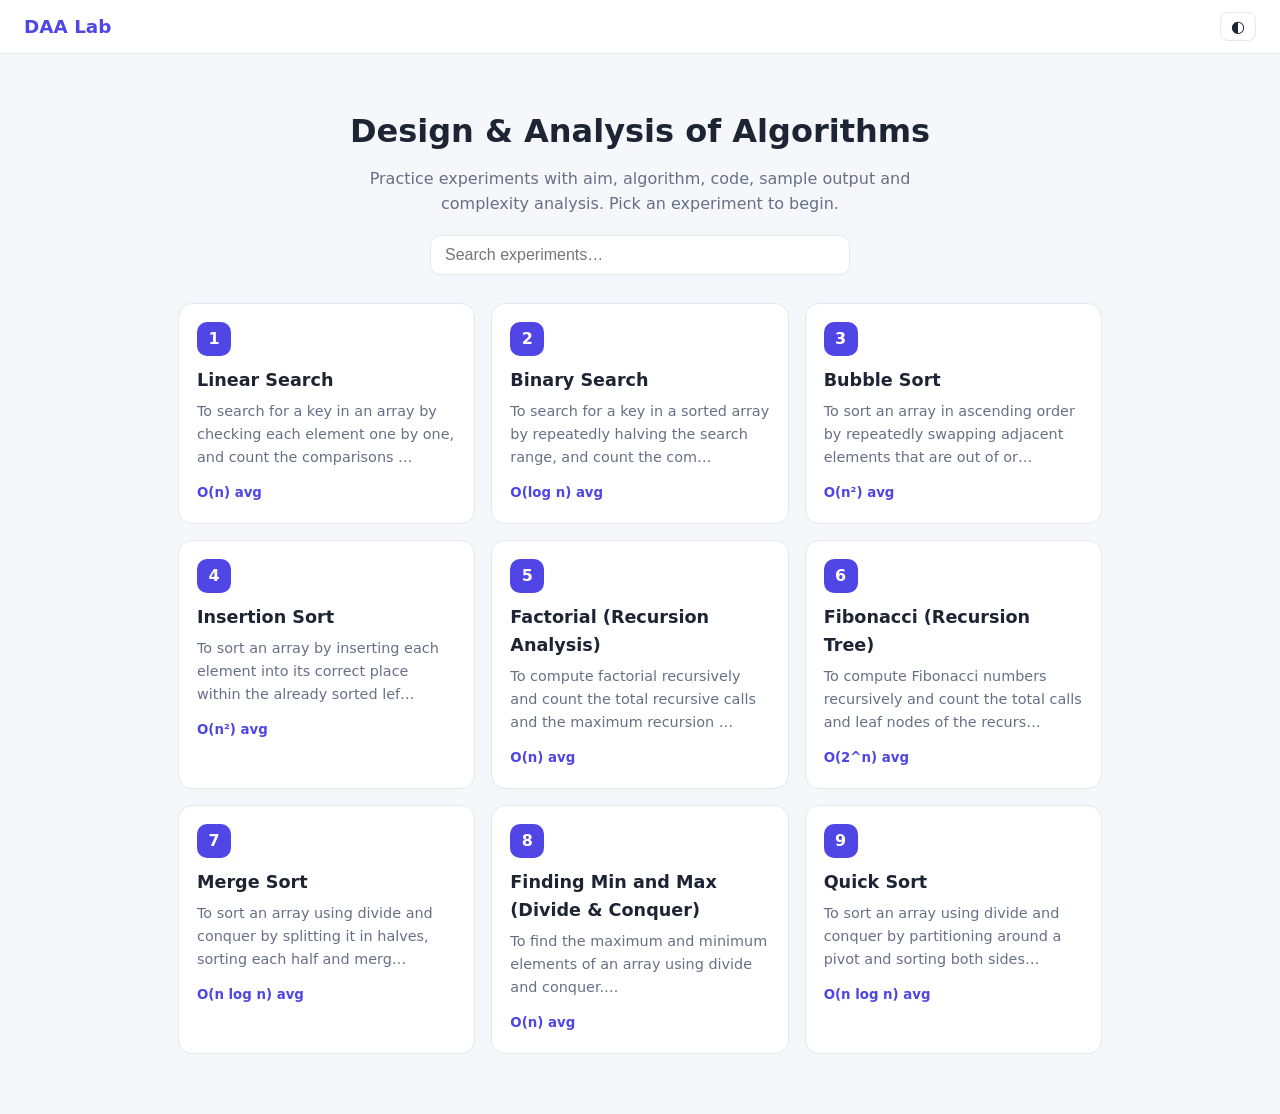
<file: index.html>
<!DOCTYPE html>
<html lang="en"><head><meta charset="utf-8"><meta name="viewport" content="width=device-width, initial-scale=1">
<title>DAA Lab Practice</title><link rel="stylesheet" href="style.css"></head>
<body><header class="top"><a class="brand" href="index.html">DAA Lab</a><button id="theme" aria-label="Toggle theme">◐</button></header>
<main class="wrap"><section class="hero"><h1>Design &amp; Analysis of Algorithms</h1><p>Practice experiments with aim, algorithm, code, sample output and complexity analysis. Pick an experiment to begin.</p>
<input id="q" type="search" placeholder="Search experiments…"></section>
<div class="grid" id="grid"><a class="exp" href="experiments/linear-search.html"><span class="num">1</span><h3>Linear Search</h3><p>To search for a key in an array by checking each element one by one, and count the comparisons …</p><small>O(n) avg</small></a><a class="exp" href="experiments/binary-search.html"><span class="num">2</span><h3>Binary Search</h3><p>To search for a key in a sorted array by repeatedly halving the search range, and count the com…</p><small>O(log n) avg</small></a><a class="exp" href="experiments/bubble-sort.html"><span class="num">3</span><h3>Bubble Sort</h3><p>To sort an array in ascending order by repeatedly swapping adjacent elements that are out of or…</p><small>O(n²) avg</small></a><a class="exp" href="experiments/insertion-sort.html"><span class="num">4</span><h3>Insertion Sort</h3><p>To sort an array by inserting each element into its correct place within the already sorted lef…</p><small>O(n²) avg</small></a><a class="exp" href="experiments/factorial-recursion.html"><span class="num">5</span><h3>Factorial (Recursion Analysis)</h3><p>To compute factorial recursively and count the total recursive calls and the maximum recursion …</p><small>O(n) avg</small></a><a class="exp" href="experiments/fibonacci-recursion.html"><span class="num">6</span><h3>Fibonacci (Recursion Tree)</h3><p>To compute Fibonacci numbers recursively and count the total calls and leaf nodes of the recurs…</p><small>O(2^n) avg</small></a><a class="exp" href="experiments/merge-sort.html"><span class="num">7</span><h3>Merge Sort</h3><p>To sort an array using divide and conquer by splitting it in halves, sorting each half and merg…</p><small>O(n log n) avg</small></a><a class="exp" href="experiments/min-max.html"><span class="num">8</span><h3>Finding Min and Max (Divide &amp; Conquer)</h3><p>To find the maximum and minimum elements of an array using divide and conquer.…</p><small>O(n) avg</small></a><a class="exp" href="experiments/quick-sort.html"><span class="num">9</span><h3>Quick Sort</h3><p>To sort an array using divide and conquer by partitioning around a pivot and sorting both sides…</p><small>O(n log n) avg</small></a></div></main><script src="script.js"></script></body></html>
</file>
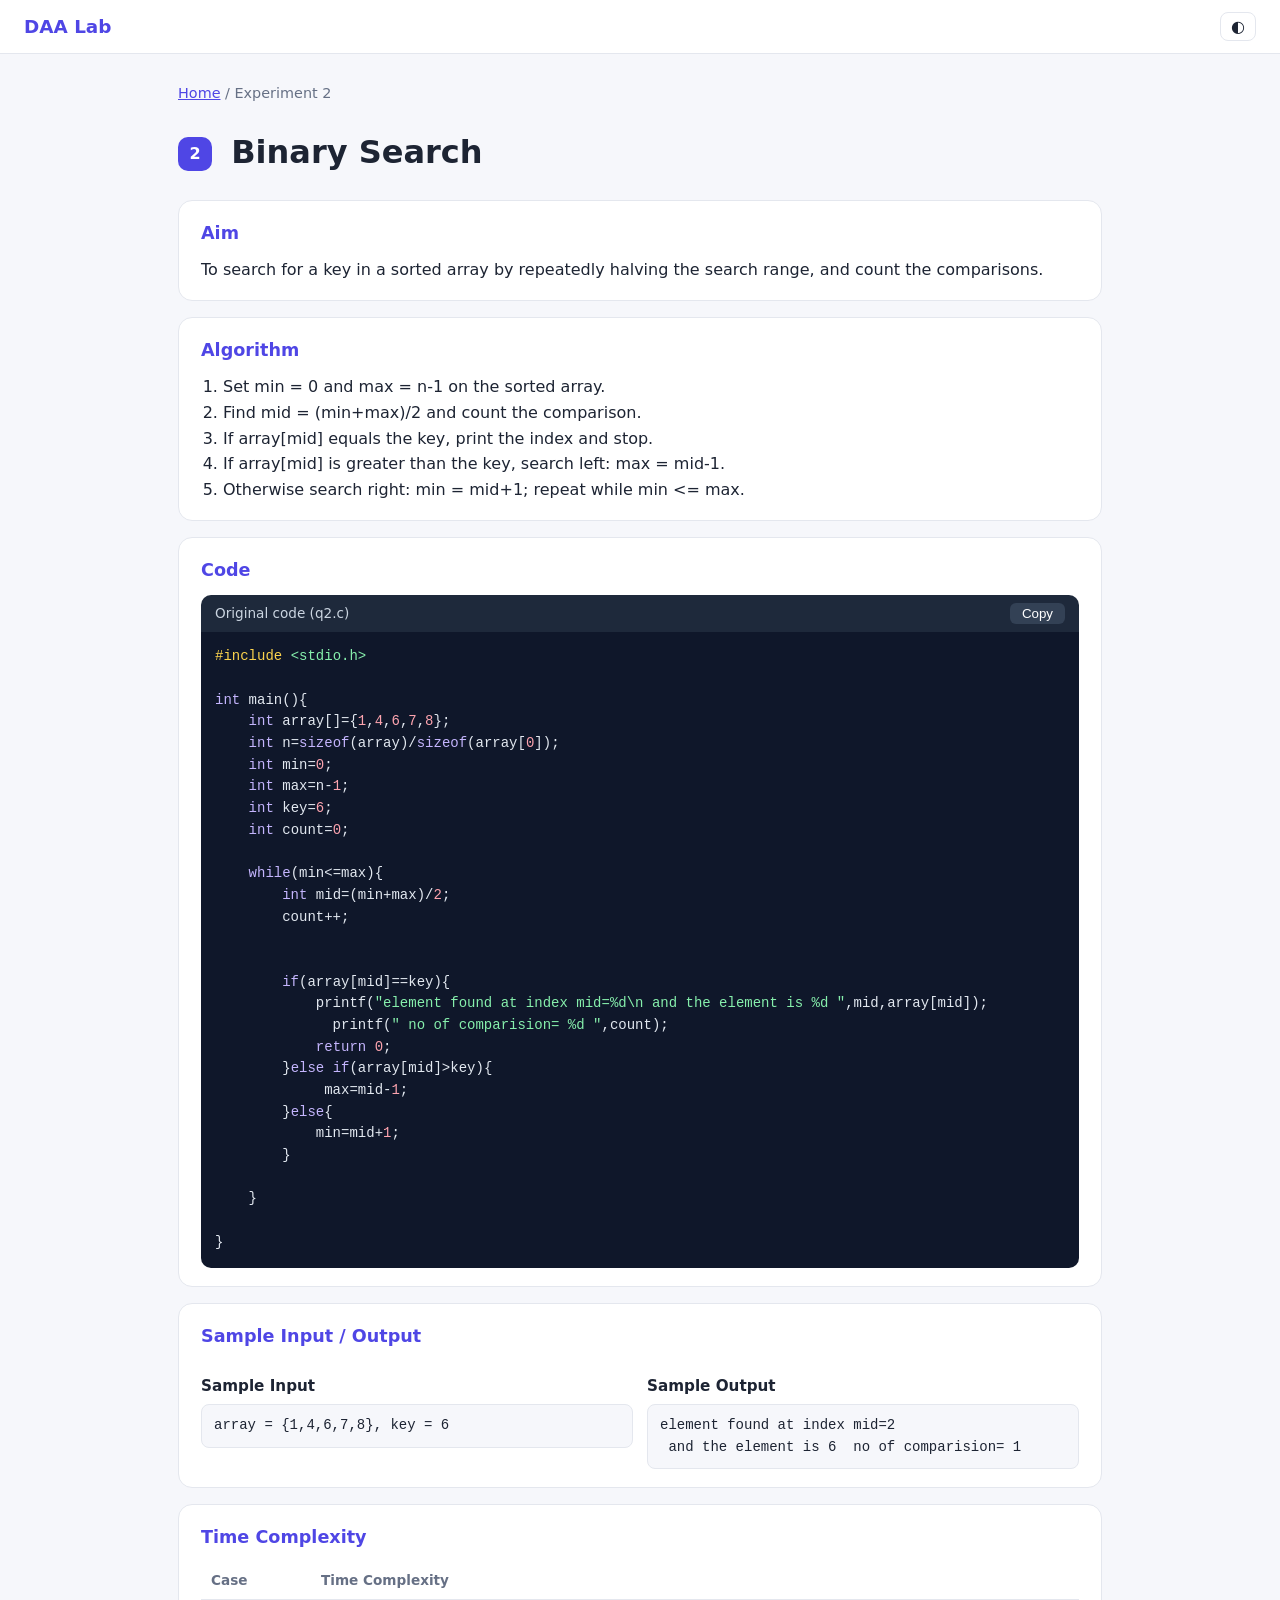
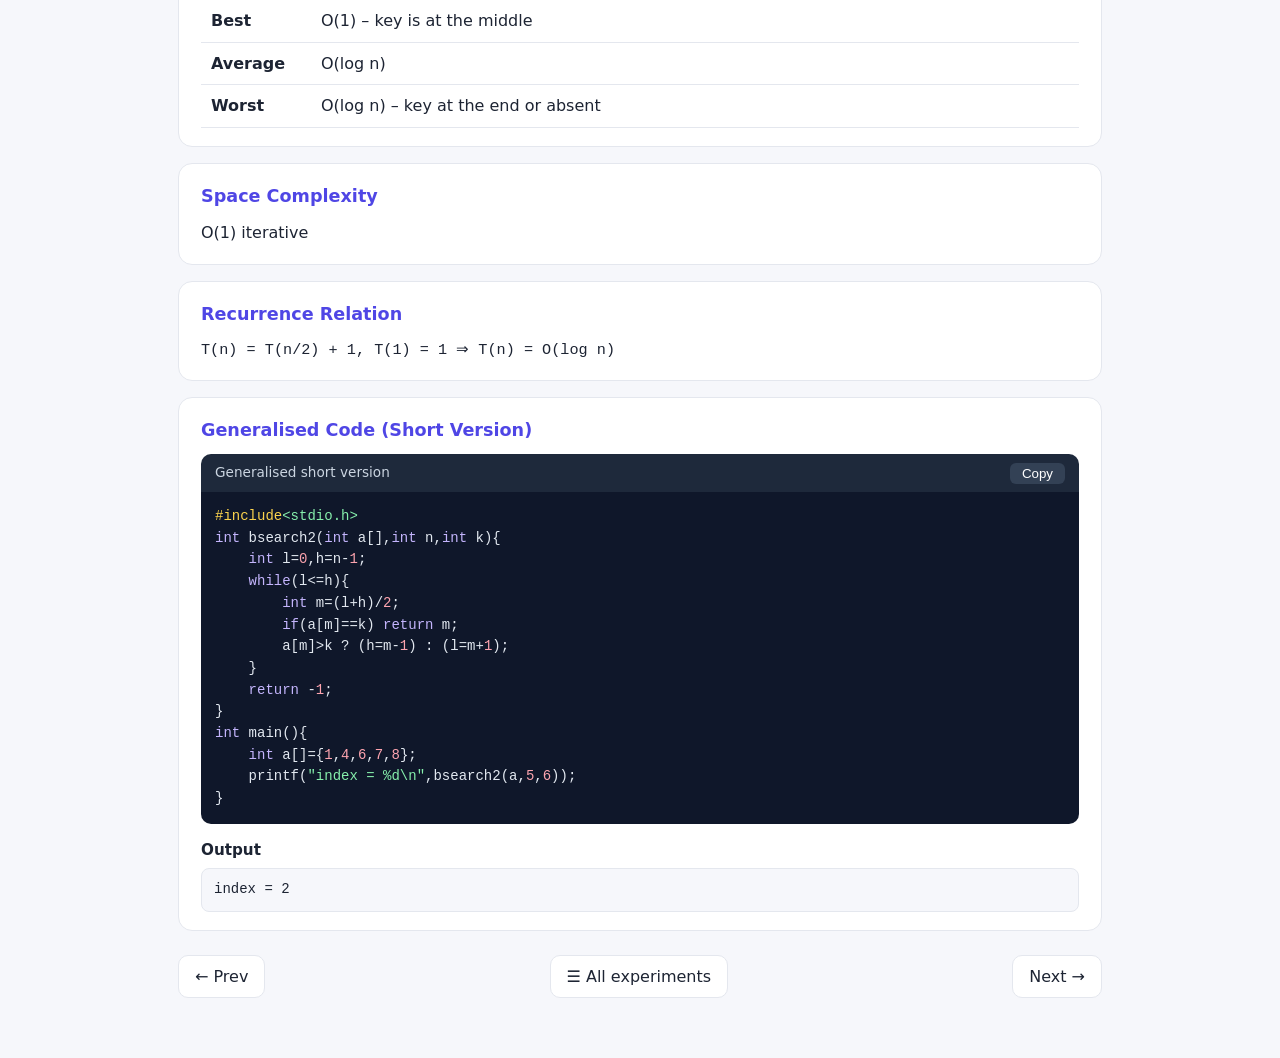
<file: experiments/binary-search.html>
<!DOCTYPE html>
<html lang="en"><head><meta charset="utf-8"><meta name="viewport" content="width=device-width, initial-scale=1">
<title>Experiment 2: Binary Search | DAA Lab</title><link rel="stylesheet" href="../style.css"></head>
<body><header class="top"><a class="brand" href="../index.html">DAA Lab</a><button id="theme" aria-label="Toggle theme">◐</button></header>
<main class="wrap"><p class="crumb"><a href="../index.html">Home</a> / Experiment 2</p>
<h1><span class="num">2</span> Binary Search</h1>
<section class="card "><h2>Aim</h2><p>To search for a key in a sorted array by repeatedly halving the search range, and count the comparisons.</p></section>
<section class="card "><h2>Algorithm</h2><ol><li>Set min = 0 and max = n-1 on the sorted array.</li><li>Find mid = (min+max)/2 and count the comparison.</li><li>If array[mid] equals the key, print the index and stop.</li><li>If array[mid] is greater than the key, search left: max = mid-1.</li><li>Otherwise search right: min = mid+1; repeat while min &lt;= max.</li></ol></section>
<section class="card "><h2>Code</h2><div class="codehead"><span>Original code (q2.c)</span><button class="copy">Copy</button></div><pre><code class="lang-c">#include &lt;stdio.h&gt;

int main(){
    int array[]={1,4,6,7,8};
    int n=sizeof(array)/sizeof(array[0]);
    int min=0;
    int max=n-1;
    int key=6;
    int count=0;

    while(min&lt;=max){
        int mid=(min+max)/2;
        count++;
      

        if(array[mid]==key){
            printf(&quot;element found at index mid=%d\n and the element is %d &quot;,mid,array[mid]);
              printf(&quot; no of comparision= %d &quot;,count);
            return 0;
        }else if(array[mid]&gt;key){
             max=mid-1;
        }else{
            min=mid+1;
        }

    }
    
}
</code></pre></section>
<section class="card "><h2>Sample Input / Output</h2><div class="io"><div><h3>Sample Input</h3><pre class="plain">array = {1,4,6,7,8}, key = 6</pre></div><div><h3>Sample Output</h3><pre class="plain">element found at index mid=2
 and the element is 6  no of comparision= 1</pre></div></div></section>
<section class="card "><h2>Time Complexity</h2><table><tr><th>Case</th><th>Time Complexity</th></tr><tr><td>Best</td><td>O(1) – key is at the middle</td></tr><tr><td>Average</td><td>O(log n)</td></tr><tr><td>Worst</td><td>O(log n) – key at the end or absent</td></tr></table></section>
<section class="card "><h2>Space Complexity</h2><p>O(1) iterative</p></section>
<section class="card "><h2>Recurrence Relation</h2><p class='rec'>T(n) = T(n/2) + 1, T(1) = 1  ⇒  T(n) = O(log n)</p></section>
<section class="card "><h2>Generalised Code (Short Version)</h2><div class="codehead"><span>Generalised short version</span><button class="copy">Copy</button></div><pre><code class="lang-c">#include&lt;stdio.h&gt;
int bsearch2(int a[],int n,int k){
    int l=0,h=n-1;
    while(l&lt;=h){
        int m=(l+h)/2;
        if(a[m]==k) return m;
        a[m]&gt;k ? (h=m-1) : (l=m+1);
    }
    return -1;
}
int main(){
    int a[]={1,4,6,7,8};
    printf(&quot;index = %d\n&quot;,bsearch2(a,5,6));
}</code></pre><h3>Output</h3><pre class="plain">index = 2</pre></section>
<div class="pager"><a class="btn" href="linear-search.html">← Prev</a><a class="btn" href="../index.html">☰ All experiments</a><a class="btn" href="bubble-sort.html">Next →</a></div></main><script src="../script.js"></script></body></html>
</file>
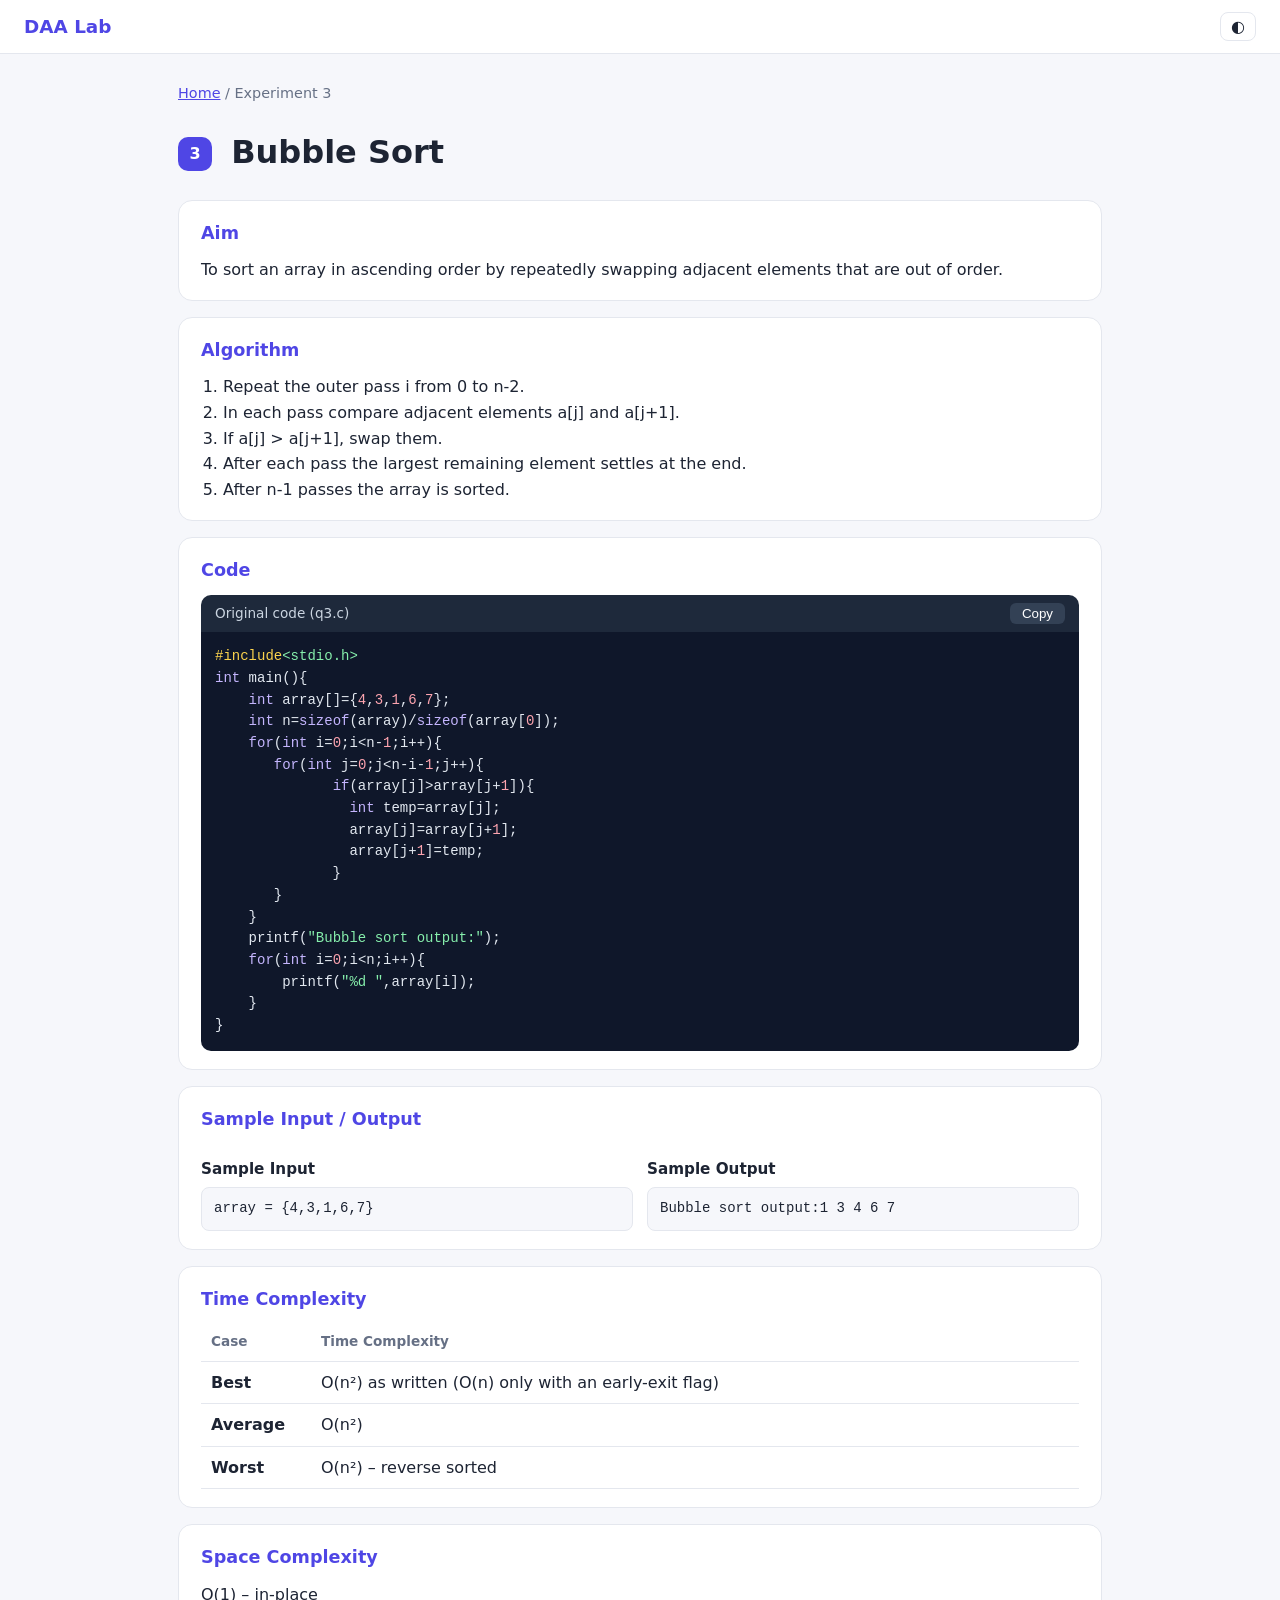
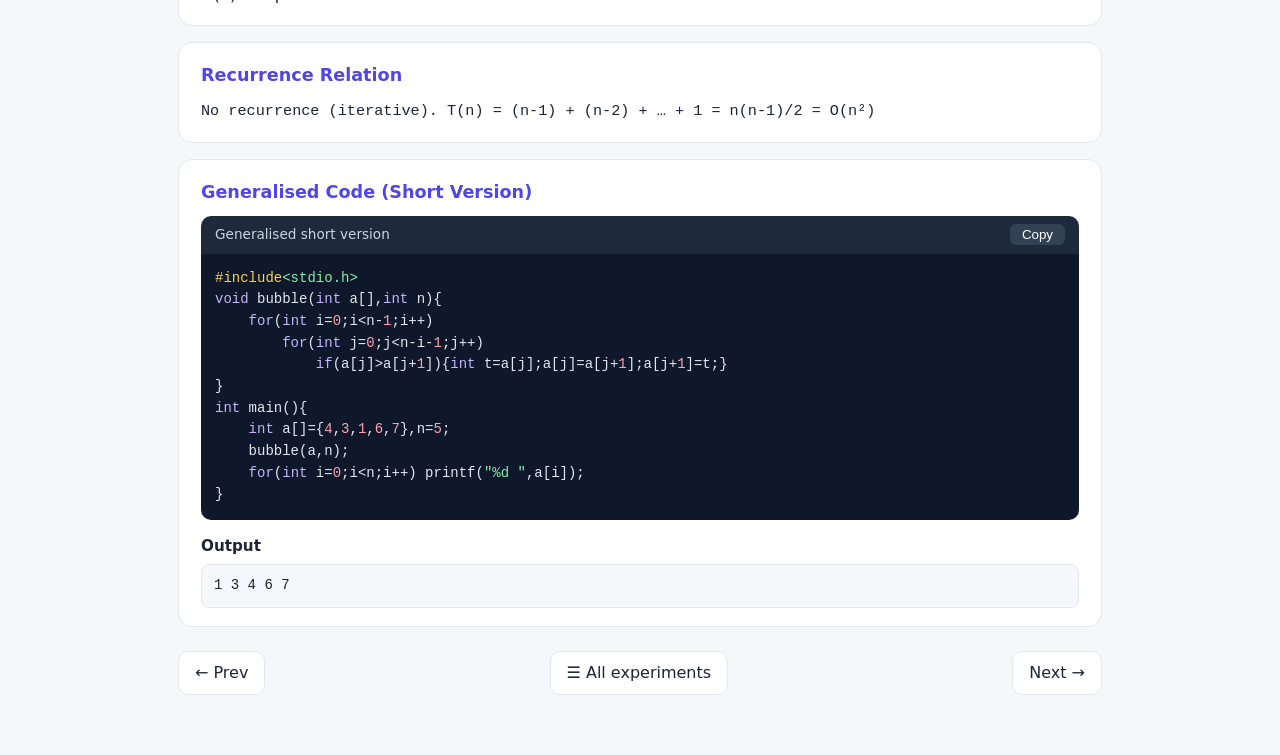
<file: experiments/bubble-sort.html>
<!DOCTYPE html>
<html lang="en"><head><meta charset="utf-8"><meta name="viewport" content="width=device-width, initial-scale=1">
<title>Experiment 3: Bubble Sort | DAA Lab</title><link rel="stylesheet" href="../style.css"></head>
<body><header class="top"><a class="brand" href="../index.html">DAA Lab</a><button id="theme" aria-label="Toggle theme">◐</button></header>
<main class="wrap"><p class="crumb"><a href="../index.html">Home</a> / Experiment 3</p>
<h1><span class="num">3</span> Bubble Sort</h1>
<section class="card "><h2>Aim</h2><p>To sort an array in ascending order by repeatedly swapping adjacent elements that are out of order.</p></section>
<section class="card "><h2>Algorithm</h2><ol><li>Repeat the outer pass i from 0 to n-2.</li><li>In each pass compare adjacent elements a[j] and a[j+1].</li><li>If a[j] &gt; a[j+1], swap them.</li><li>After each pass the largest remaining element settles at the end.</li><li>After n-1 passes the array is sorted.</li></ol></section>
<section class="card "><h2>Code</h2><div class="codehead"><span>Original code (q3.c)</span><button class="copy">Copy</button></div><pre><code class="lang-c">#include&lt;stdio.h&gt;
int main(){
    int array[]={4,3,1,6,7};
    int n=sizeof(array)/sizeof(array[0]);
    for(int i=0;i&lt;n-1;i++){
       for(int j=0;j&lt;n-i-1;j++){
              if(array[j]&gt;array[j+1]){
                int temp=array[j];
                array[j]=array[j+1];
                array[j+1]=temp;
              }
       }
    }
    printf(&quot;Bubble sort output:&quot;);   
    for(int i=0;i&lt;n;i++){
        printf(&quot;%d &quot;,array[i]);
    }
}
</code></pre></section>
<section class="card "><h2>Sample Input / Output</h2><div class="io"><div><h3>Sample Input</h3><pre class="plain">array = {4,3,1,6,7}</pre></div><div><h3>Sample Output</h3><pre class="plain">Bubble sort output:1 3 4 6 7 </pre></div></div></section>
<section class="card "><h2>Time Complexity</h2><table><tr><th>Case</th><th>Time Complexity</th></tr><tr><td>Best</td><td>O(n²) as written (O(n) only with an early-exit flag)</td></tr><tr><td>Average</td><td>O(n²)</td></tr><tr><td>Worst</td><td>O(n²) – reverse sorted</td></tr></table></section>
<section class="card "><h2>Space Complexity</h2><p>O(1) – in-place</p></section>
<section class="card "><h2>Recurrence Relation</h2><p class='rec'>No recurrence (iterative). T(n) = (n-1) + (n-2) + … + 1 = n(n-1)/2 = O(n²)</p></section>
<section class="card "><h2>Generalised Code (Short Version)</h2><div class="codehead"><span>Generalised short version</span><button class="copy">Copy</button></div><pre><code class="lang-c">#include&lt;stdio.h&gt;
void bubble(int a[],int n){
    for(int i=0;i&lt;n-1;i++)
        for(int j=0;j&lt;n-i-1;j++)
            if(a[j]&gt;a[j+1]){int t=a[j];a[j]=a[j+1];a[j+1]=t;}
}
int main(){
    int a[]={4,3,1,6,7},n=5;
    bubble(a,n);
    for(int i=0;i&lt;n;i++) printf(&quot;%d &quot;,a[i]);
}</code></pre><h3>Output</h3><pre class="plain">1 3 4 6 7 </pre></section>
<div class="pager"><a class="btn" href="binary-search.html">← Prev</a><a class="btn" href="../index.html">☰ All experiments</a><a class="btn" href="insertion-sort.html">Next →</a></div></main><script src="../script.js"></script></body></html>
</file>
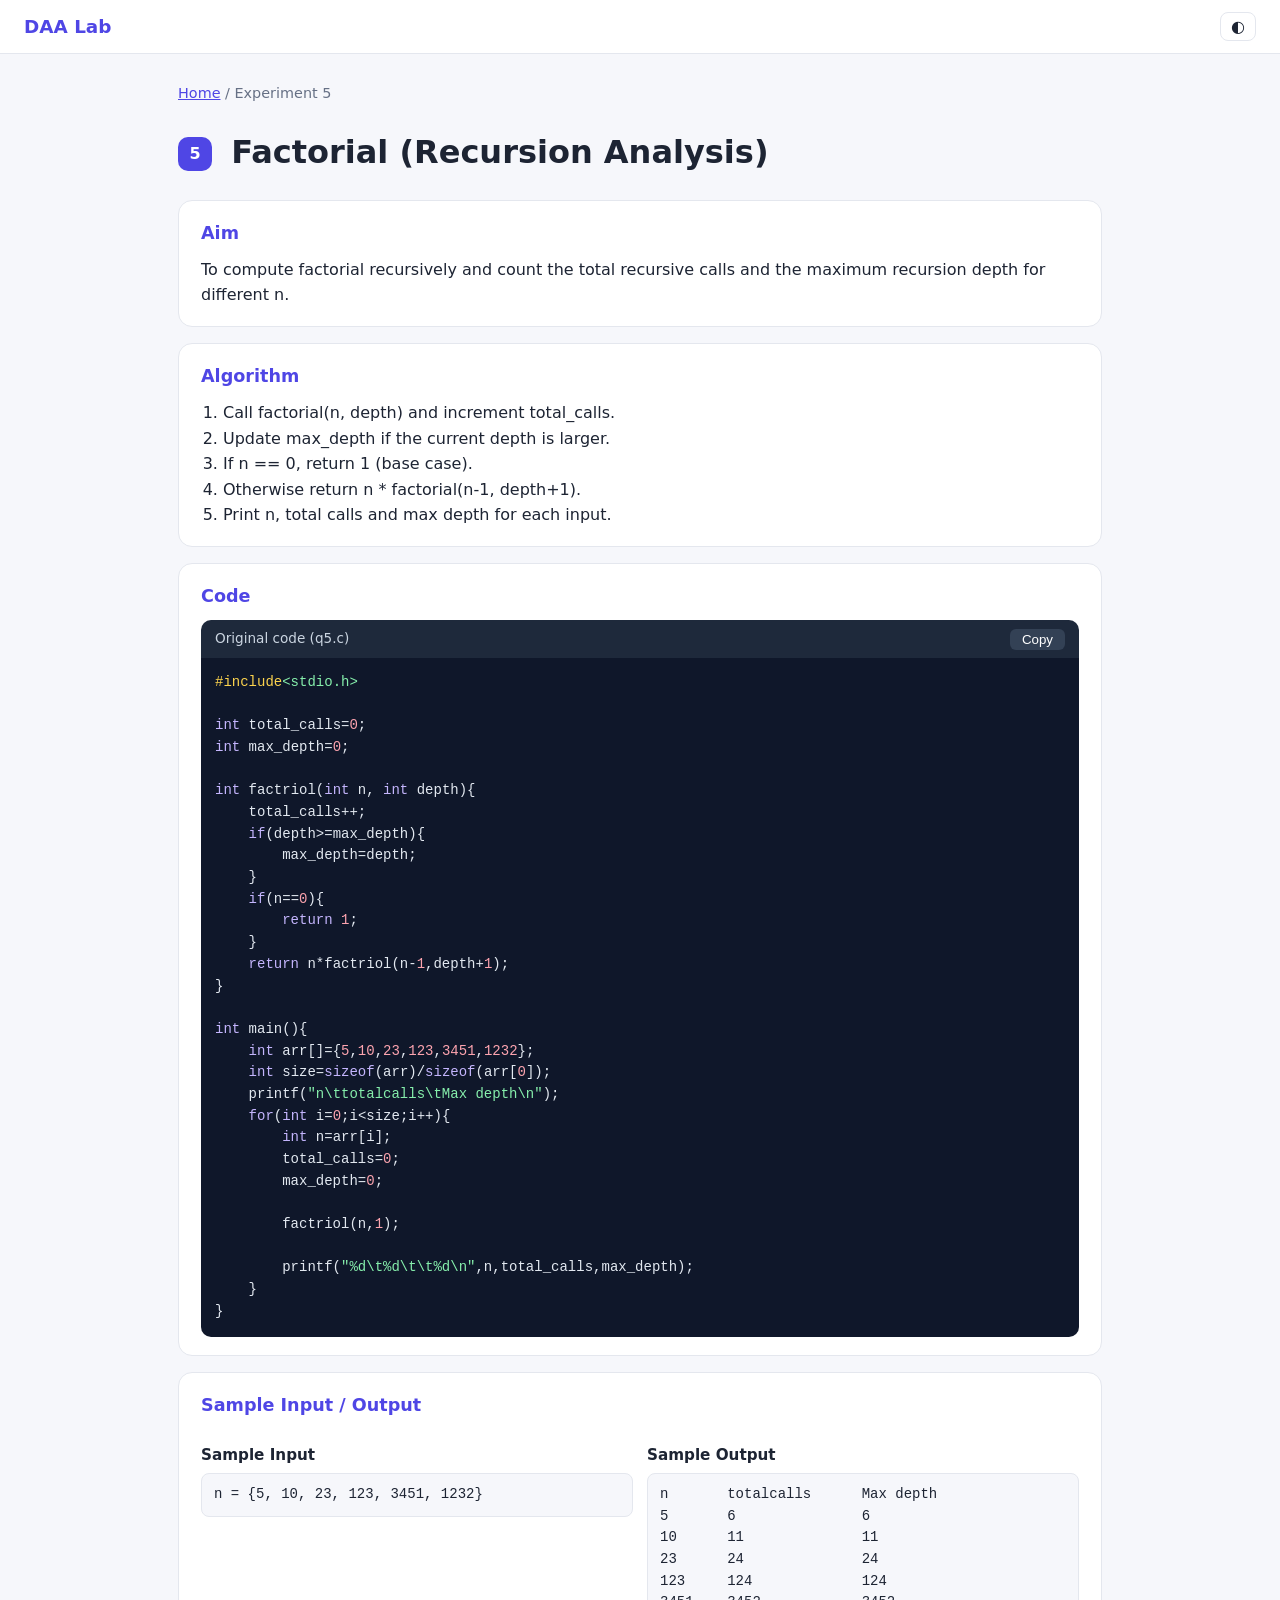
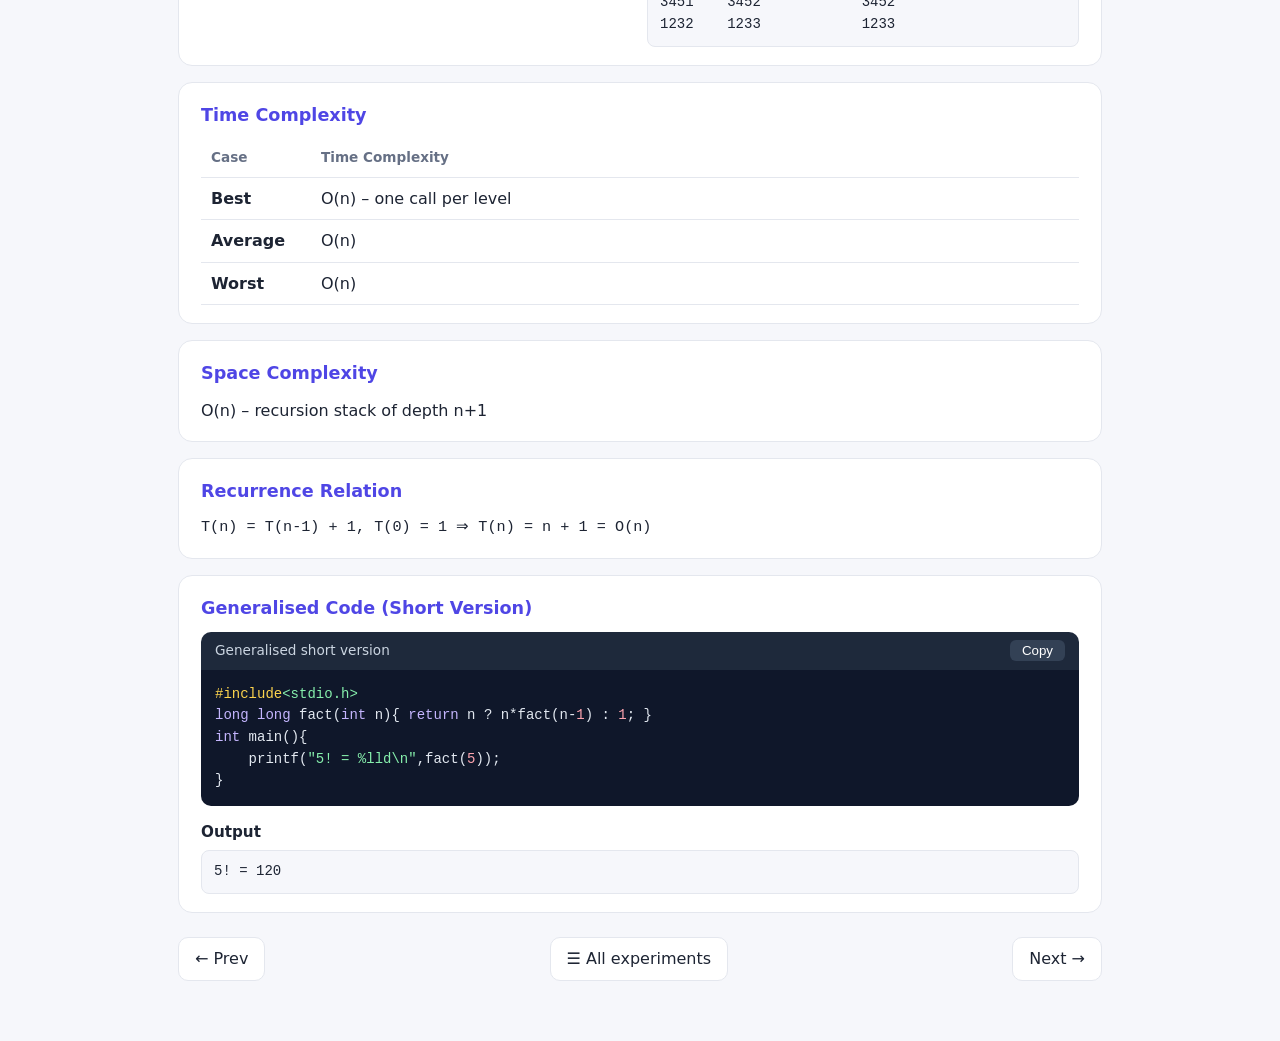
<file: experiments/factorial-recursion.html>
<!DOCTYPE html>
<html lang="en"><head><meta charset="utf-8"><meta name="viewport" content="width=device-width, initial-scale=1">
<title>Experiment 5: Factorial (Recursion Analysis) | DAA Lab</title><link rel="stylesheet" href="../style.css"></head>
<body><header class="top"><a class="brand" href="../index.html">DAA Lab</a><button id="theme" aria-label="Toggle theme">◐</button></header>
<main class="wrap"><p class="crumb"><a href="../index.html">Home</a> / Experiment 5</p>
<h1><span class="num">5</span> Factorial (Recursion Analysis)</h1>
<section class="card "><h2>Aim</h2><p>To compute factorial recursively and count the total recursive calls and the maximum recursion depth for different n.</p></section>
<section class="card "><h2>Algorithm</h2><ol><li>Call factorial(n, depth) and increment total_calls.</li><li>Update max_depth if the current depth is larger.</li><li>If n == 0, return 1 (base case).</li><li>Otherwise return n * factorial(n-1, depth+1).</li><li>Print n, total calls and max depth for each input.</li></ol></section>
<section class="card "><h2>Code</h2><div class="codehead"><span>Original code (q5.c)</span><button class="copy">Copy</button></div><pre><code class="lang-c">#include&lt;stdio.h&gt;

int total_calls=0;
int max_depth=0;

int factriol(int n, int depth){
    total_calls++;
    if(depth&gt;=max_depth){
        max_depth=depth;
    }
    if(n==0){
        return 1;
    }
    return n*factriol(n-1,depth+1);
}

int main(){
    int arr[]={5,10,23,123,3451,1232};
    int size=sizeof(arr)/sizeof(arr[0]);
    printf(&quot;n\ttotalcalls\tMax depth\n&quot;);
    for(int i=0;i&lt;size;i++){
        int n=arr[i];
        total_calls=0;
        max_depth=0;

        factriol(n,1);

        printf(&quot;%d\t%d\t\t%d\n&quot;,n,total_calls,max_depth);
    }
}
</code></pre></section>
<section class="card "><h2>Sample Input / Output</h2><div class="io"><div><h3>Sample Input</h3><pre class="plain">n = {5, 10, 23, 123, 3451, 1232}</pre></div><div><h3>Sample Output</h3><pre class="plain">n	totalcalls	Max depth
5	6		6
10	11		11
23	24		24
123	124		124
3451	3452		3452
1232	1233		1233</pre></div></div></section>
<section class="card "><h2>Time Complexity</h2><table><tr><th>Case</th><th>Time Complexity</th></tr><tr><td>Best</td><td>O(n) – one call per level</td></tr><tr><td>Average</td><td>O(n)</td></tr><tr><td>Worst</td><td>O(n)</td></tr></table></section>
<section class="card "><h2>Space Complexity</h2><p>O(n) – recursion stack of depth n+1</p></section>
<section class="card "><h2>Recurrence Relation</h2><p class='rec'>T(n) = T(n-1) + 1, T(0) = 1  ⇒  T(n) = n + 1 = O(n)</p></section>
<section class="card "><h2>Generalised Code (Short Version)</h2><div class="codehead"><span>Generalised short version</span><button class="copy">Copy</button></div><pre><code class="lang-c">#include&lt;stdio.h&gt;
long long fact(int n){ return n ? n*fact(n-1) : 1; }
int main(){
    printf(&quot;5! = %lld\n&quot;,fact(5));
}</code></pre><h3>Output</h3><pre class="plain">5! = 120</pre></section>
<div class="pager"><a class="btn" href="insertion-sort.html">← Prev</a><a class="btn" href="../index.html">☰ All experiments</a><a class="btn" href="fibonacci-recursion.html">Next →</a></div></main><script src="../script.js"></script></body></html>
</file>
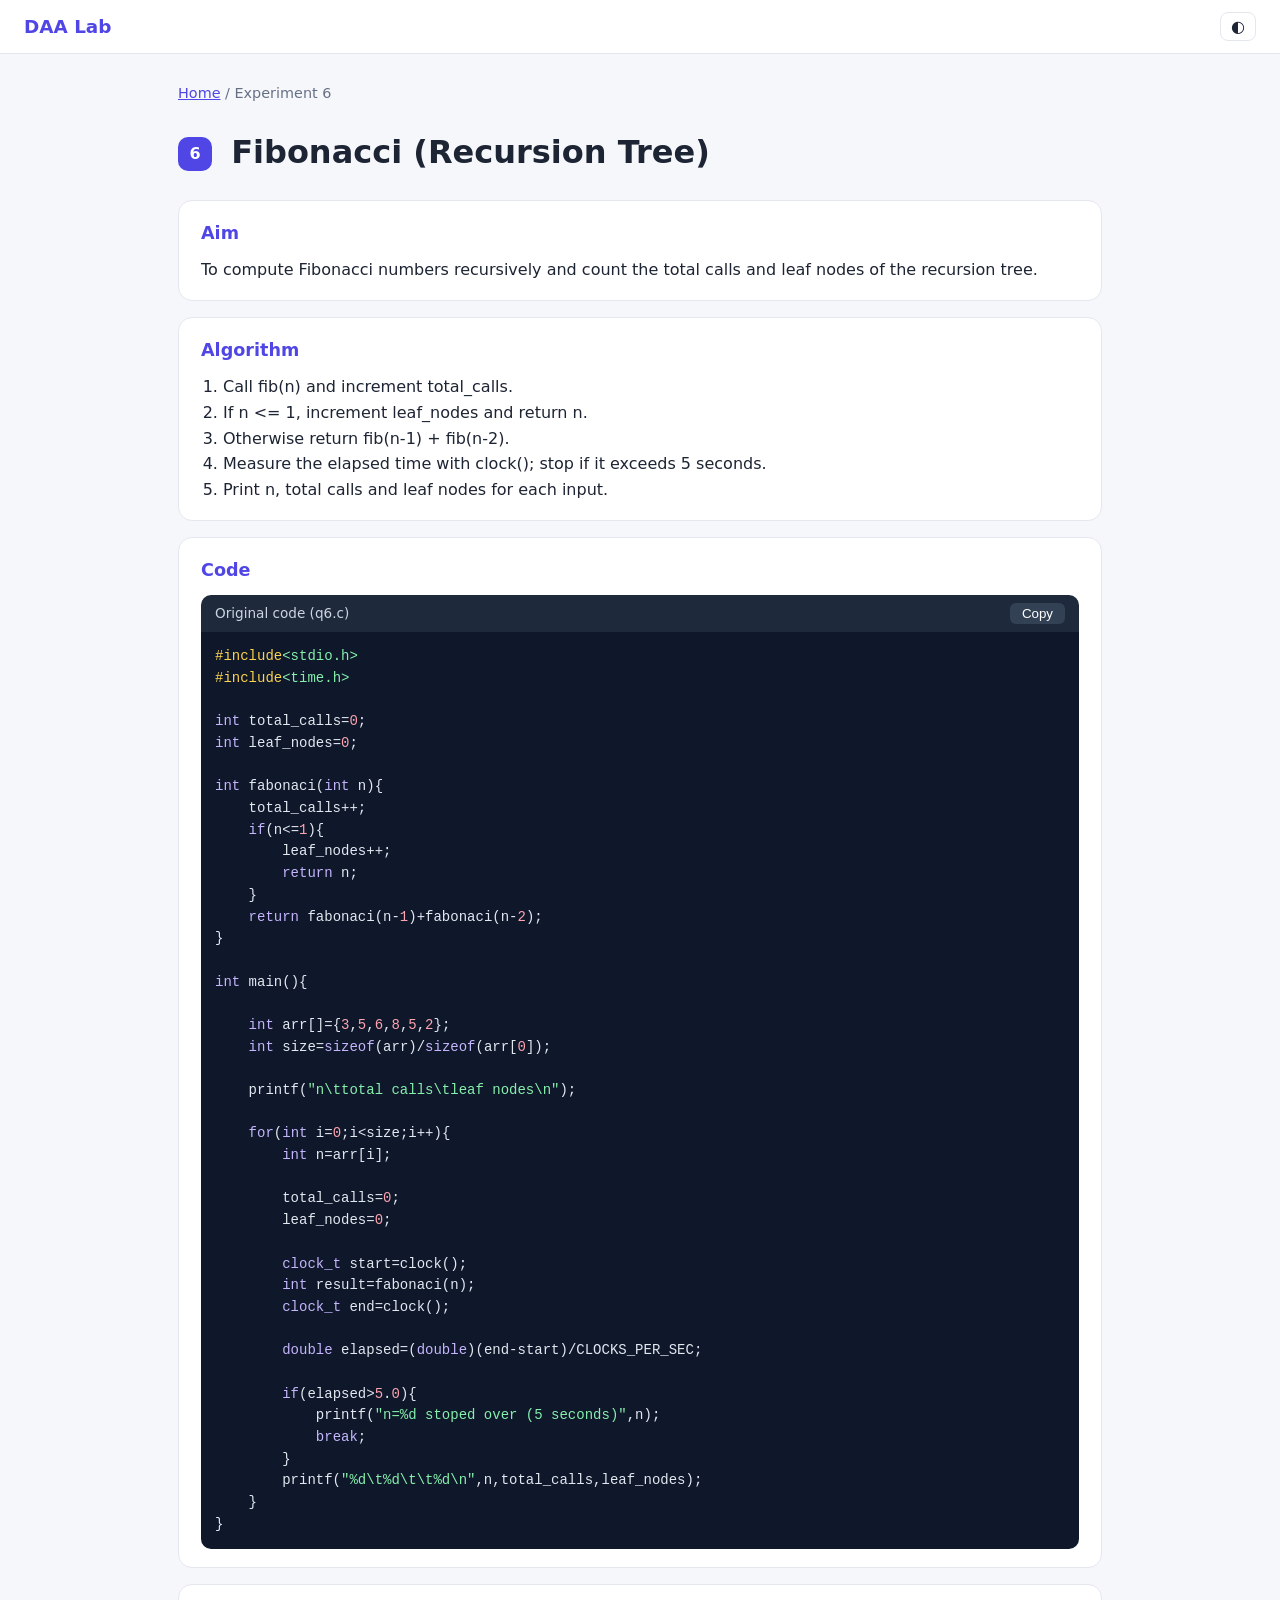
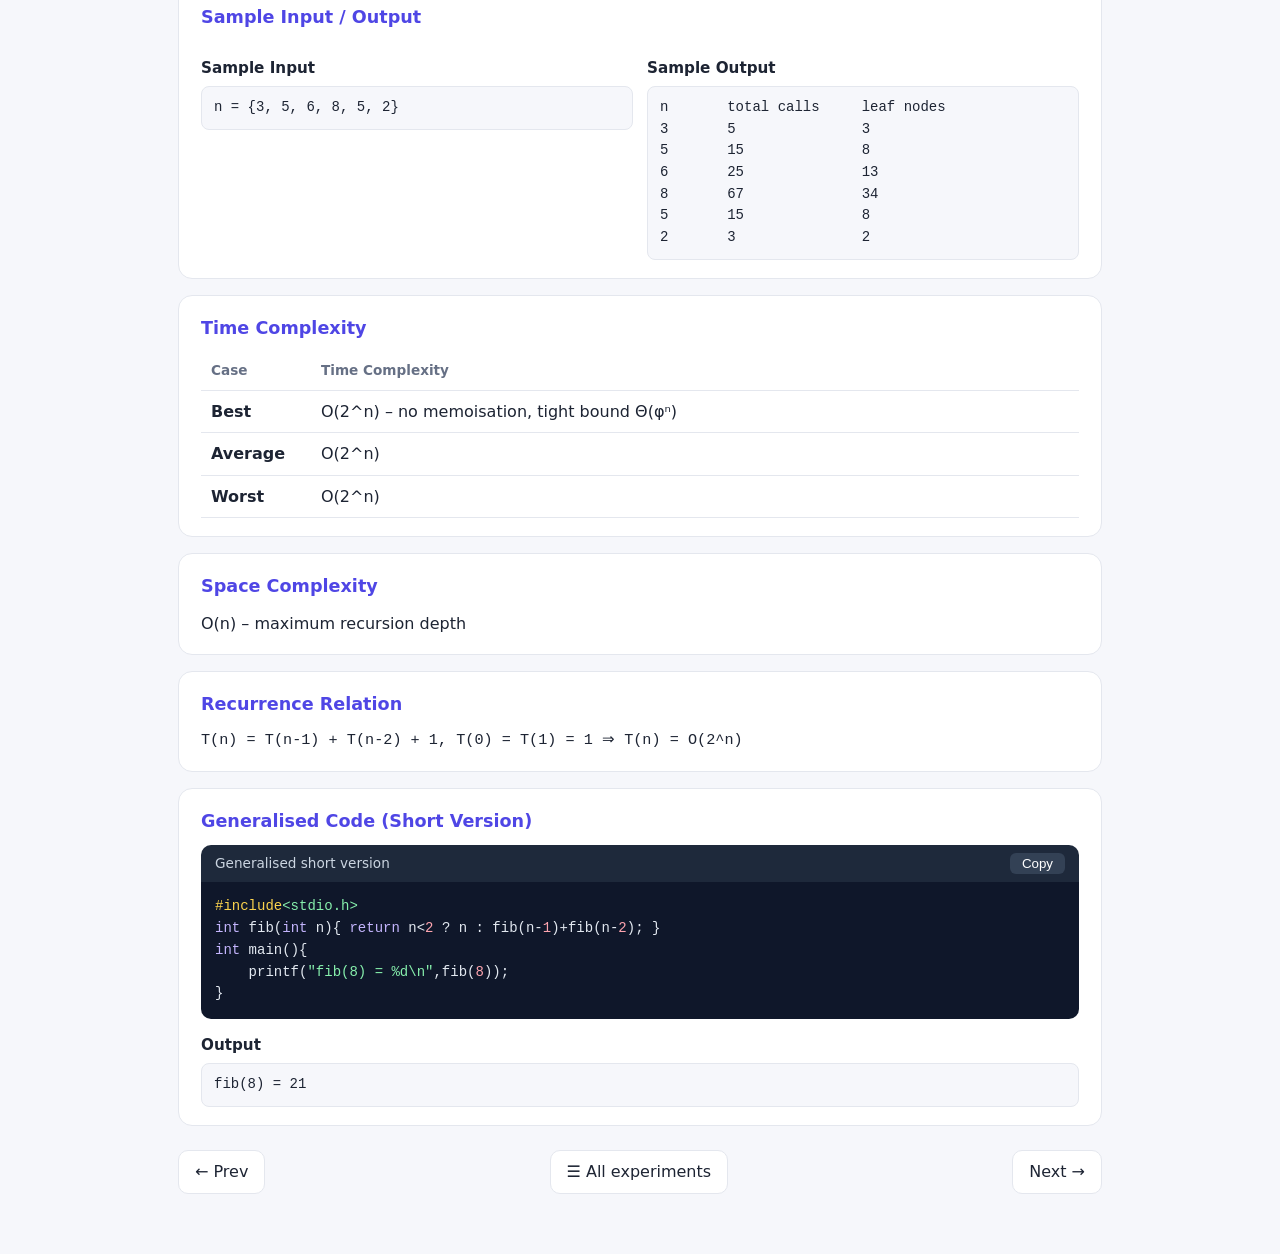
<file: experiments/fibonacci-recursion.html>
<!DOCTYPE html>
<html lang="en"><head><meta charset="utf-8"><meta name="viewport" content="width=device-width, initial-scale=1">
<title>Experiment 6: Fibonacci (Recursion Tree) | DAA Lab</title><link rel="stylesheet" href="../style.css"></head>
<body><header class="top"><a class="brand" href="../index.html">DAA Lab</a><button id="theme" aria-label="Toggle theme">◐</button></header>
<main class="wrap"><p class="crumb"><a href="../index.html">Home</a> / Experiment 6</p>
<h1><span class="num">6</span> Fibonacci (Recursion Tree)</h1>
<section class="card "><h2>Aim</h2><p>To compute Fibonacci numbers recursively and count the total calls and leaf nodes of the recursion tree.</p></section>
<section class="card "><h2>Algorithm</h2><ol><li>Call fib(n) and increment total_calls.</li><li>If n &lt;= 1, increment leaf_nodes and return n.</li><li>Otherwise return fib(n-1) + fib(n-2).</li><li>Measure the elapsed time with clock(); stop if it exceeds 5 seconds.</li><li>Print n, total calls and leaf nodes for each input.</li></ol></section>
<section class="card "><h2>Code</h2><div class="codehead"><span>Original code (q6.c)</span><button class="copy">Copy</button></div><pre><code class="lang-c">#include&lt;stdio.h&gt;
#include&lt;time.h&gt;

int total_calls=0;
int leaf_nodes=0;

int fabonaci(int n){
    total_calls++;
    if(n&lt;=1){
        leaf_nodes++;
        return n;
    }
    return fabonaci(n-1)+fabonaci(n-2);
}

int main(){

    int arr[]={3,5,6,8,5,2};
    int size=sizeof(arr)/sizeof(arr[0]);

    printf(&quot;n\ttotal calls\tleaf nodes\n&quot;);

    for(int i=0;i&lt;size;i++){
        int n=arr[i];

        total_calls=0;
        leaf_nodes=0;
        
        clock_t start=clock();
        int result=fabonaci(n);
        clock_t end=clock();

        double elapsed=(double)(end-start)/CLOCKS_PER_SEC;

        if(elapsed&gt;5.0){
            printf(&quot;n=%d stoped over (5 seconds)&quot;,n);
            break;
        }
        printf(&quot;%d\t%d\t\t%d\n&quot;,n,total_calls,leaf_nodes);
    }
}
</code></pre></section>
<section class="card "><h2>Sample Input / Output</h2><div class="io"><div><h3>Sample Input</h3><pre class="plain">n = {3, 5, 6, 8, 5, 2}</pre></div><div><h3>Sample Output</h3><pre class="plain">n	total calls	leaf nodes
3	5		3
5	15		8
6	25		13
8	67		34
5	15		8
2	3		2</pre></div></div></section>
<section class="card "><h2>Time Complexity</h2><table><tr><th>Case</th><th>Time Complexity</th></tr><tr><td>Best</td><td>O(2^n) – no memoisation, tight bound Θ(φⁿ)</td></tr><tr><td>Average</td><td>O(2^n)</td></tr><tr><td>Worst</td><td>O(2^n)</td></tr></table></section>
<section class="card "><h2>Space Complexity</h2><p>O(n) – maximum recursion depth</p></section>
<section class="card "><h2>Recurrence Relation</h2><p class='rec'>T(n) = T(n-1) + T(n-2) + 1, T(0) = T(1) = 1  ⇒  T(n) = O(2^n)</p></section>
<section class="card "><h2>Generalised Code (Short Version)</h2><div class="codehead"><span>Generalised short version</span><button class="copy">Copy</button></div><pre><code class="lang-c">#include&lt;stdio.h&gt;
int fib(int n){ return n&lt;2 ? n : fib(n-1)+fib(n-2); }
int main(){
    printf(&quot;fib(8) = %d\n&quot;,fib(8));
}</code></pre><h3>Output</h3><pre class="plain">fib(8) = 21</pre></section>
<div class="pager"><a class="btn" href="factorial-recursion.html">← Prev</a><a class="btn" href="../index.html">☰ All experiments</a><a class="btn" href="merge-sort.html">Next →</a></div></main><script src="../script.js"></script></body></html>
</file>
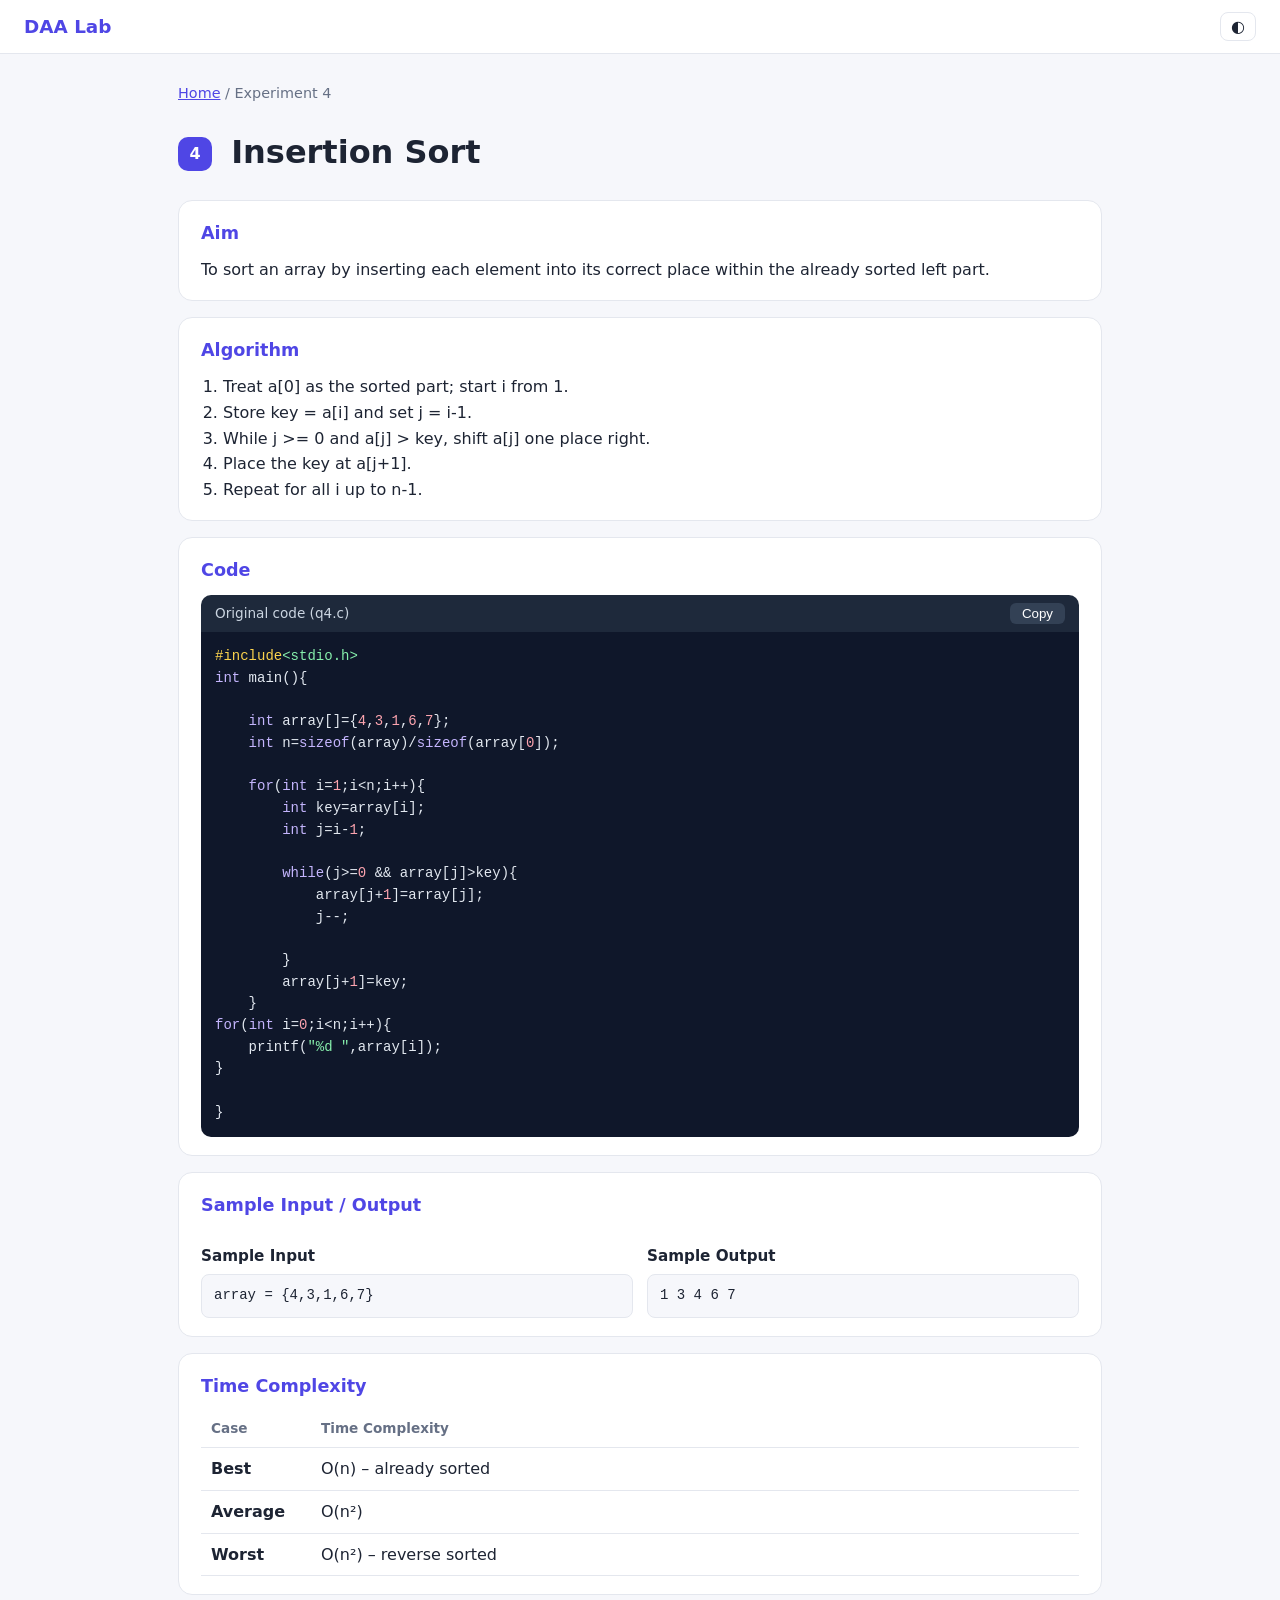
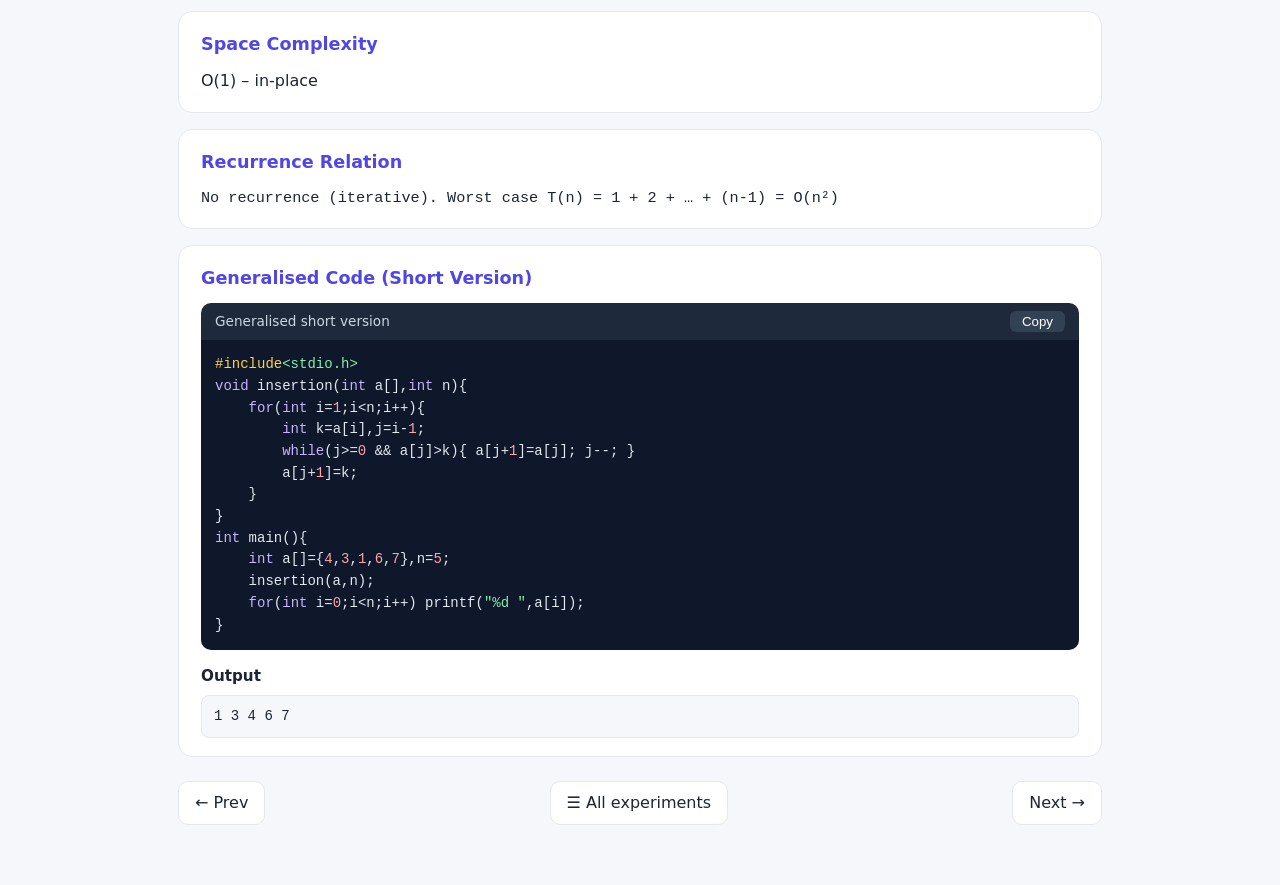
<file: experiments/insertion-sort.html>
<!DOCTYPE html>
<html lang="en"><head><meta charset="utf-8"><meta name="viewport" content="width=device-width, initial-scale=1">
<title>Experiment 4: Insertion Sort | DAA Lab</title><link rel="stylesheet" href="../style.css"></head>
<body><header class="top"><a class="brand" href="../index.html">DAA Lab</a><button id="theme" aria-label="Toggle theme">◐</button></header>
<main class="wrap"><p class="crumb"><a href="../index.html">Home</a> / Experiment 4</p>
<h1><span class="num">4</span> Insertion Sort</h1>
<section class="card "><h2>Aim</h2><p>To sort an array by inserting each element into its correct place within the already sorted left part.</p></section>
<section class="card "><h2>Algorithm</h2><ol><li>Treat a[0] as the sorted part; start i from 1.</li><li>Store key = a[i] and set j = i-1.</li><li>While j &gt;= 0 and a[j] &gt; key, shift a[j] one place right.</li><li>Place the key at a[j+1].</li><li>Repeat for all i up to n-1.</li></ol></section>
<section class="card "><h2>Code</h2><div class="codehead"><span>Original code (q4.c)</span><button class="copy">Copy</button></div><pre><code class="lang-c">#include&lt;stdio.h&gt;
int main(){
  
    int array[]={4,3,1,6,7};
    int n=sizeof(array)/sizeof(array[0]);

    for(int i=1;i&lt;n;i++){
        int key=array[i];
        int j=i-1;

        while(j&gt;=0 &amp;&amp; array[j]&gt;key){
            array[j+1]=array[j];
            j--;
            
        }
        array[j+1]=key;
    }
for(int i=0;i&lt;n;i++){
    printf(&quot;%d &quot;,array[i]);
}

}
</code></pre></section>
<section class="card "><h2>Sample Input / Output</h2><div class="io"><div><h3>Sample Input</h3><pre class="plain">array = {4,3,1,6,7}</pre></div><div><h3>Sample Output</h3><pre class="plain">1 3 4 6 7 </pre></div></div></section>
<section class="card "><h2>Time Complexity</h2><table><tr><th>Case</th><th>Time Complexity</th></tr><tr><td>Best</td><td>O(n) – already sorted</td></tr><tr><td>Average</td><td>O(n²)</td></tr><tr><td>Worst</td><td>O(n²) – reverse sorted</td></tr></table></section>
<section class="card "><h2>Space Complexity</h2><p>O(1) – in-place</p></section>
<section class="card "><h2>Recurrence Relation</h2><p class='rec'>No recurrence (iterative). Worst case T(n) = 1 + 2 + … + (n-1) = O(n²)</p></section>
<section class="card "><h2>Generalised Code (Short Version)</h2><div class="codehead"><span>Generalised short version</span><button class="copy">Copy</button></div><pre><code class="lang-c">#include&lt;stdio.h&gt;
void insertion(int a[],int n){
    for(int i=1;i&lt;n;i++){
        int k=a[i],j=i-1;
        while(j&gt;=0 &amp;&amp; a[j]&gt;k){ a[j+1]=a[j]; j--; }
        a[j+1]=k;
    }
}
int main(){
    int a[]={4,3,1,6,7},n=5;
    insertion(a,n);
    for(int i=0;i&lt;n;i++) printf(&quot;%d &quot;,a[i]);
}</code></pre><h3>Output</h3><pre class="plain">1 3 4 6 7 </pre></section>
<div class="pager"><a class="btn" href="bubble-sort.html">← Prev</a><a class="btn" href="../index.html">☰ All experiments</a><a class="btn" href="factorial-recursion.html">Next →</a></div></main><script src="../script.js"></script></body></html>
</file>
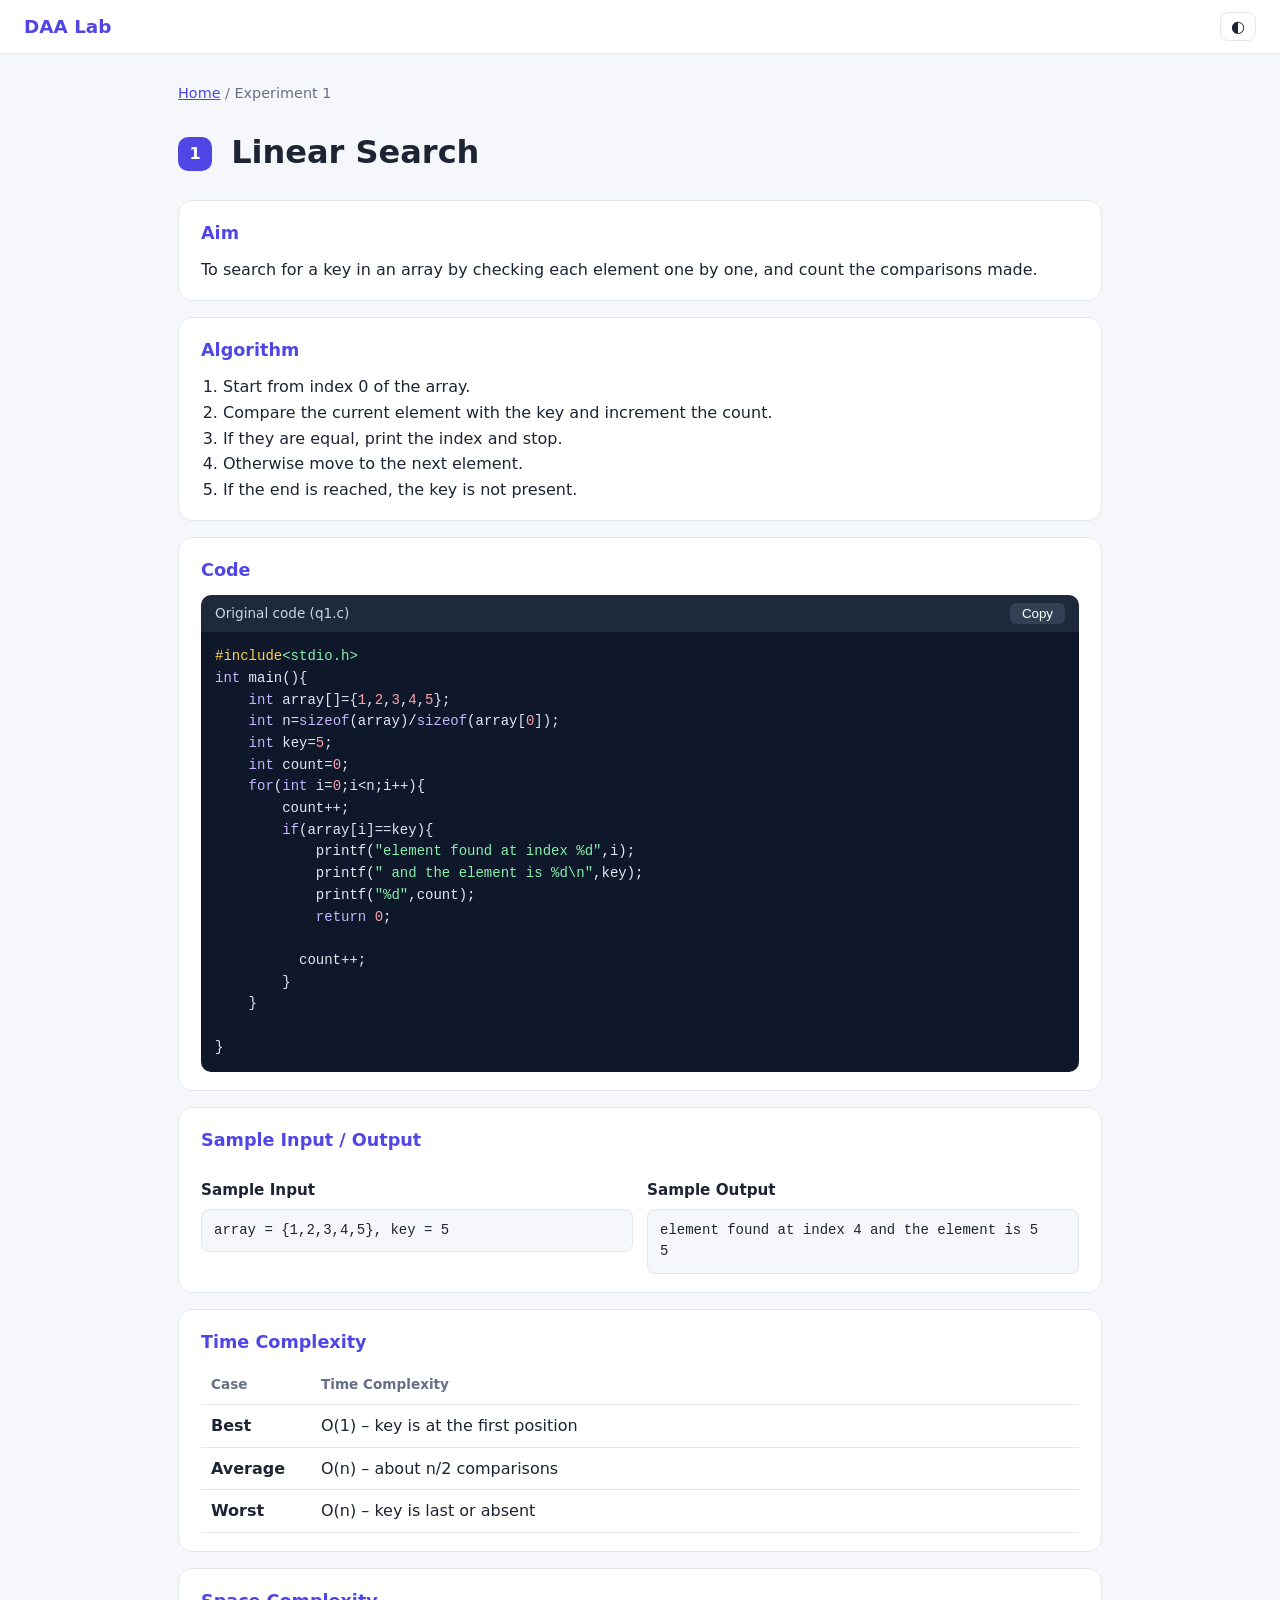
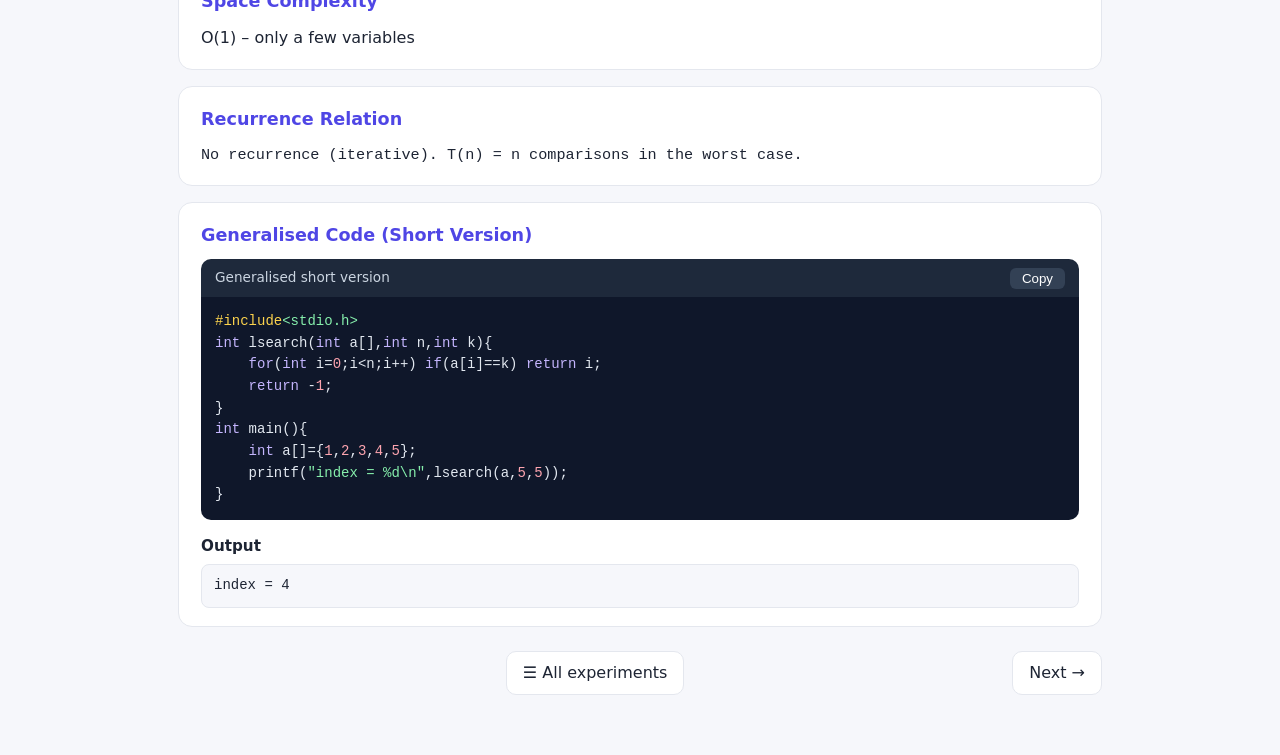
<file: experiments/linear-search.html>
<!DOCTYPE html>
<html lang="en"><head><meta charset="utf-8"><meta name="viewport" content="width=device-width, initial-scale=1">
<title>Experiment 1: Linear Search | DAA Lab</title><link rel="stylesheet" href="../style.css"></head>
<body><header class="top"><a class="brand" href="../index.html">DAA Lab</a><button id="theme" aria-label="Toggle theme">◐</button></header>
<main class="wrap"><p class="crumb"><a href="../index.html">Home</a> / Experiment 1</p>
<h1><span class="num">1</span> Linear Search</h1>
<section class="card "><h2>Aim</h2><p>To search for a key in an array by checking each element one by one, and count the comparisons made.</p></section>
<section class="card "><h2>Algorithm</h2><ol><li>Start from index 0 of the array.</li><li>Compare the current element with the key and increment the count.</li><li>If they are equal, print the index and stop.</li><li>Otherwise move to the next element.</li><li>If the end is reached, the key is not present.</li></ol></section>
<section class="card "><h2>Code</h2><div class="codehead"><span>Original code (q1.c)</span><button class="copy">Copy</button></div><pre><code class="lang-c">#include&lt;stdio.h&gt;
int main(){
    int array[]={1,2,3,4,5};
    int n=sizeof(array)/sizeof(array[0]);
    int key=5;
    int count=0;
    for(int i=0;i&lt;n;i++){
        count++;
        if(array[i]==key){
            printf(&quot;element found at index %d&quot;,i);
            printf(&quot; and the element is %d\n&quot;,key);
            printf(&quot;%d&quot;,count);
            return 0;

          count++;
        }
    }

}
</code></pre></section>
<section class="card "><h2>Sample Input / Output</h2><div class="io"><div><h3>Sample Input</h3><pre class="plain">array = {1,2,3,4,5}, key = 5</pre></div><div><h3>Sample Output</h3><pre class="plain">element found at index 4 and the element is 5
5</pre></div></div></section>
<section class="card "><h2>Time Complexity</h2><table><tr><th>Case</th><th>Time Complexity</th></tr><tr><td>Best</td><td>O(1) – key is at the first position</td></tr><tr><td>Average</td><td>O(n) – about n/2 comparisons</td></tr><tr><td>Worst</td><td>O(n) – key is last or absent</td></tr></table></section>
<section class="card "><h2>Space Complexity</h2><p>O(1) – only a few variables</p></section>
<section class="card "><h2>Recurrence Relation</h2><p class='rec'>No recurrence (iterative). T(n) = n comparisons in the worst case.</p></section>
<section class="card "><h2>Generalised Code (Short Version)</h2><div class="codehead"><span>Generalised short version</span><button class="copy">Copy</button></div><pre><code class="lang-c">#include&lt;stdio.h&gt;
int lsearch(int a[],int n,int k){
    for(int i=0;i&lt;n;i++) if(a[i]==k) return i;
    return -1;
}
int main(){
    int a[]={1,2,3,4,5};
    printf(&quot;index = %d\n&quot;,lsearch(a,5,5));
}</code></pre><h3>Output</h3><pre class="plain">index = 4</pre></section>
<div class="pager"><span></span><a class="btn" href="../index.html">☰ All experiments</a><a class="btn" href="binary-search.html">Next →</a></div></main><script src="../script.js"></script></body></html>
</file>
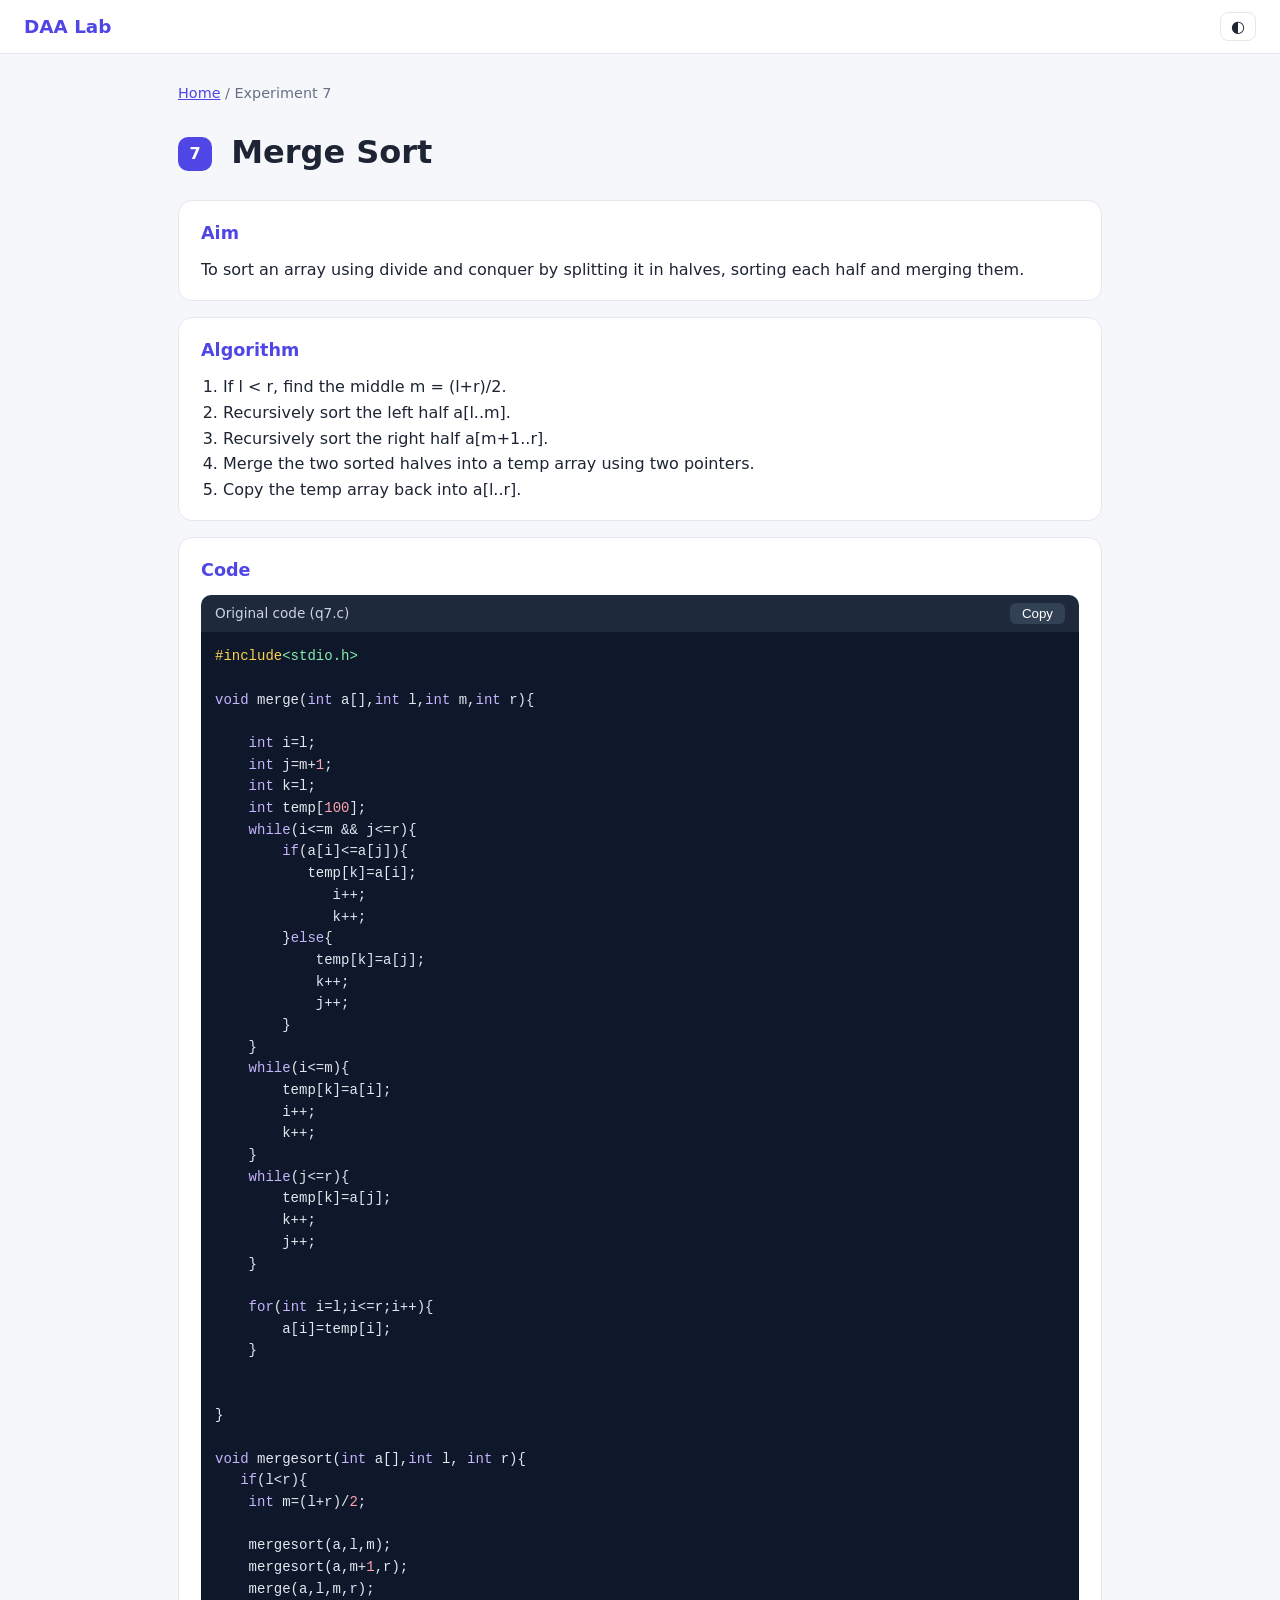
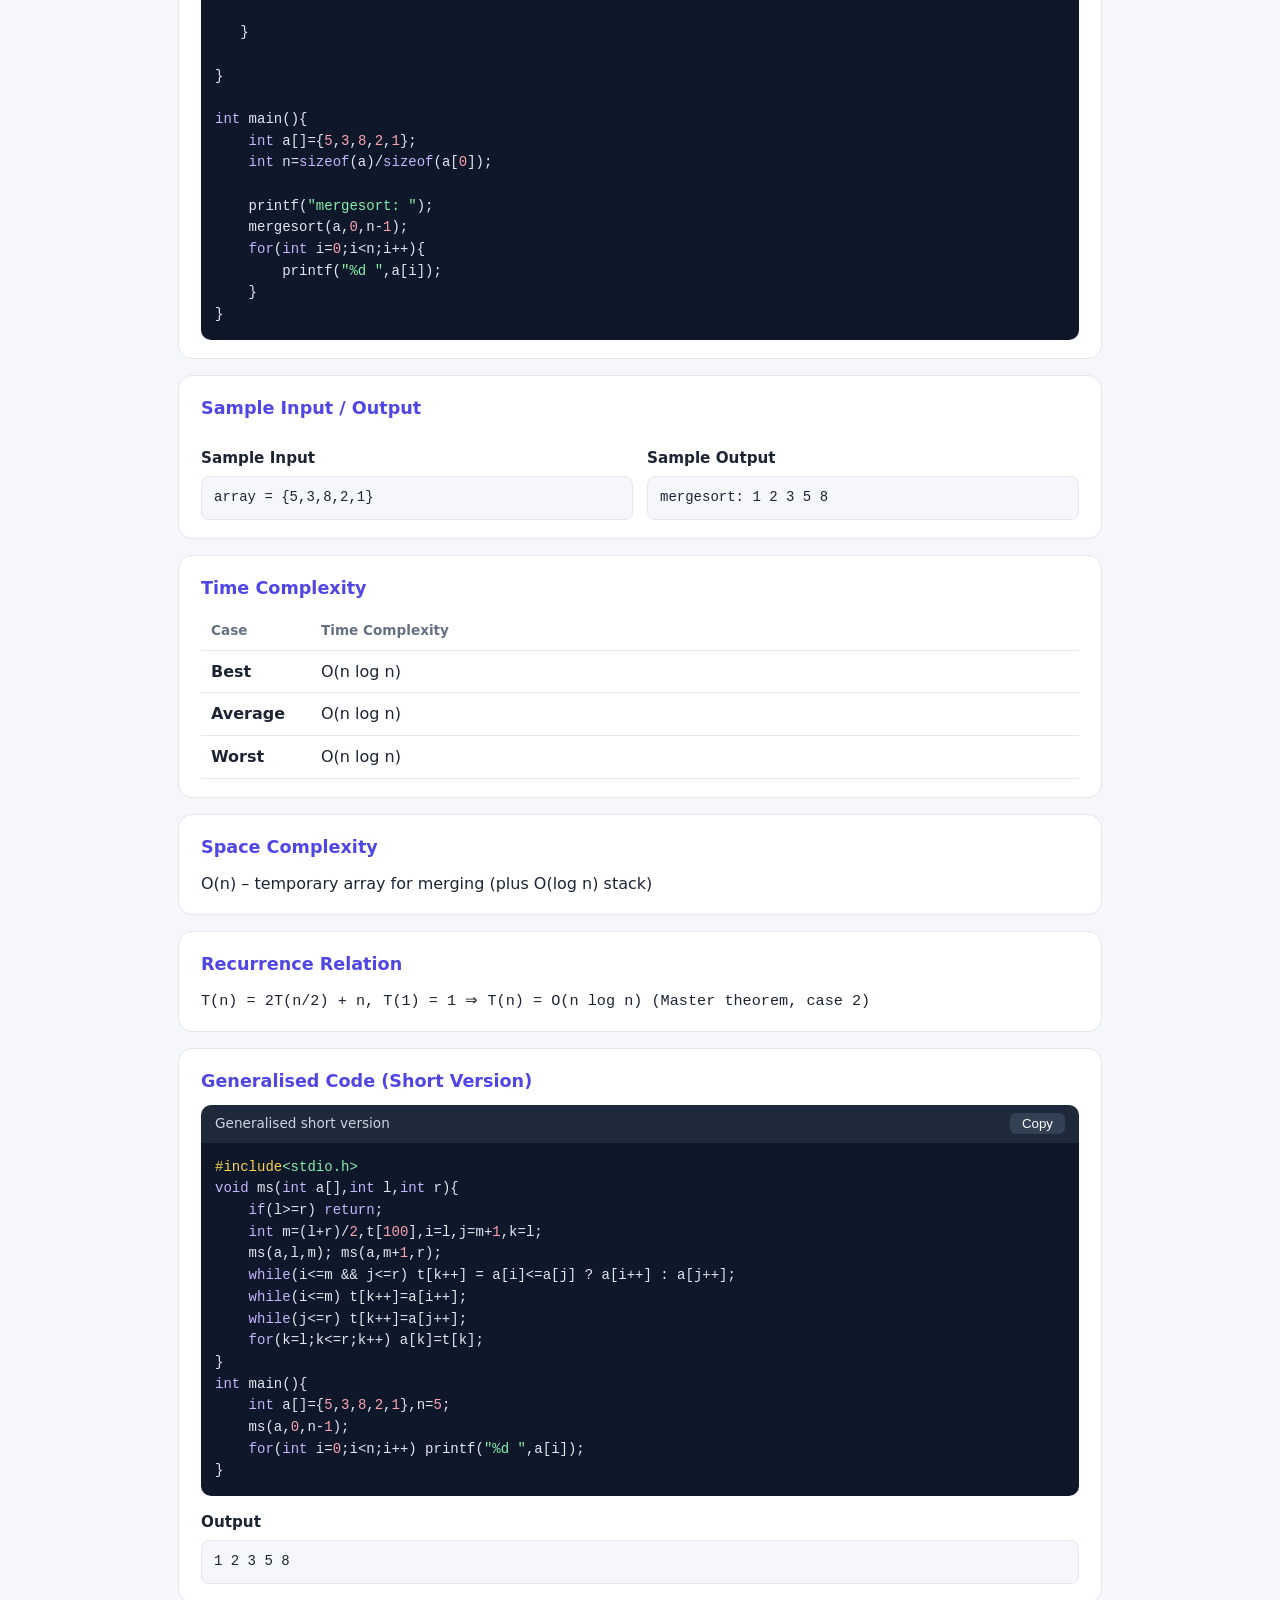
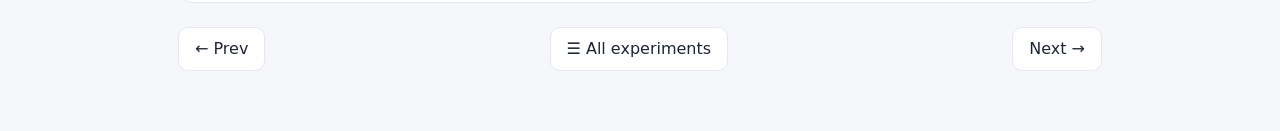
<file: experiments/merge-sort.html>
<!DOCTYPE html>
<html lang="en"><head><meta charset="utf-8"><meta name="viewport" content="width=device-width, initial-scale=1">
<title>Experiment 7: Merge Sort | DAA Lab</title><link rel="stylesheet" href="../style.css"></head>
<body><header class="top"><a class="brand" href="../index.html">DAA Lab</a><button id="theme" aria-label="Toggle theme">◐</button></header>
<main class="wrap"><p class="crumb"><a href="../index.html">Home</a> / Experiment 7</p>
<h1><span class="num">7</span> Merge Sort</h1>
<section class="card "><h2>Aim</h2><p>To sort an array using divide and conquer by splitting it in halves, sorting each half and merging them.</p></section>
<section class="card "><h2>Algorithm</h2><ol><li>If l &lt; r, find the middle m = (l+r)/2.</li><li>Recursively sort the left half a[l..m].</li><li>Recursively sort the right half a[m+1..r].</li><li>Merge the two sorted halves into a temp array using two pointers.</li><li>Copy the temp array back into a[l..r].</li></ol></section>
<section class="card "><h2>Code</h2><div class="codehead"><span>Original code (q7.c)</span><button class="copy">Copy</button></div><pre><code class="lang-c">#include&lt;stdio.h&gt;

void merge(int a[],int l,int m,int r){

    int i=l;
    int j=m+1;
    int k=l;
    int temp[100];
    while(i&lt;=m &amp;&amp; j&lt;=r){
        if(a[i]&lt;=a[j]){
           temp[k]=a[i];
              i++;
              k++;
        }else{
            temp[k]=a[j];
            k++;
            j++;
        }
    }
    while(i&lt;=m){
        temp[k]=a[i];
        i++;
        k++;
    }
    while(j&lt;=r){
        temp[k]=a[j];
        k++;
        j++;
    }

    for(int i=l;i&lt;=r;i++){
        a[i]=temp[i];
    }


}

void mergesort(int a[],int l, int r){
   if(l&lt;r){    
    int m=(l+r)/2;

    mergesort(a,l,m);
    mergesort(a,m+1,r);
    merge(a,l,m,r);

   }
    
}

int main(){
    int a[]={5,3,8,2,1};
    int n=sizeof(a)/sizeof(a[0]);

    printf(&quot;mergesort: &quot;);
    mergesort(a,0,n-1);
    for(int i=0;i&lt;n;i++){
        printf(&quot;%d &quot;,a[i]);
    }
}
</code></pre></section>
<section class="card "><h2>Sample Input / Output</h2><div class="io"><div><h3>Sample Input</h3><pre class="plain">array = {5,3,8,2,1}</pre></div><div><h3>Sample Output</h3><pre class="plain">mergesort: 1 2 3 5 8 </pre></div></div></section>
<section class="card "><h2>Time Complexity</h2><table><tr><th>Case</th><th>Time Complexity</th></tr><tr><td>Best</td><td>O(n log n)</td></tr><tr><td>Average</td><td>O(n log n)</td></tr><tr><td>Worst</td><td>O(n log n)</td></tr></table></section>
<section class="card "><h2>Space Complexity</h2><p>O(n) – temporary array for merging (plus O(log n) stack)</p></section>
<section class="card "><h2>Recurrence Relation</h2><p class='rec'>T(n) = 2T(n/2) + n, T(1) = 1  ⇒  T(n) = O(n log n)  (Master theorem, case 2)</p></section>
<section class="card "><h2>Generalised Code (Short Version)</h2><div class="codehead"><span>Generalised short version</span><button class="copy">Copy</button></div><pre><code class="lang-c">#include&lt;stdio.h&gt;
void ms(int a[],int l,int r){
    if(l&gt;=r) return;
    int m=(l+r)/2,t[100],i=l,j=m+1,k=l;
    ms(a,l,m); ms(a,m+1,r);
    while(i&lt;=m &amp;&amp; j&lt;=r) t[k++] = a[i]&lt;=a[j] ? a[i++] : a[j++];
    while(i&lt;=m) t[k++]=a[i++];
    while(j&lt;=r) t[k++]=a[j++];
    for(k=l;k&lt;=r;k++) a[k]=t[k];
}
int main(){
    int a[]={5,3,8,2,1},n=5;
    ms(a,0,n-1);
    for(int i=0;i&lt;n;i++) printf(&quot;%d &quot;,a[i]);
}</code></pre><h3>Output</h3><pre class="plain">1 2 3 5 8 </pre></section>
<div class="pager"><a class="btn" href="fibonacci-recursion.html">← Prev</a><a class="btn" href="../index.html">☰ All experiments</a><a class="btn" href="min-max.html">Next →</a></div></main><script src="../script.js"></script></body></html>
</file>
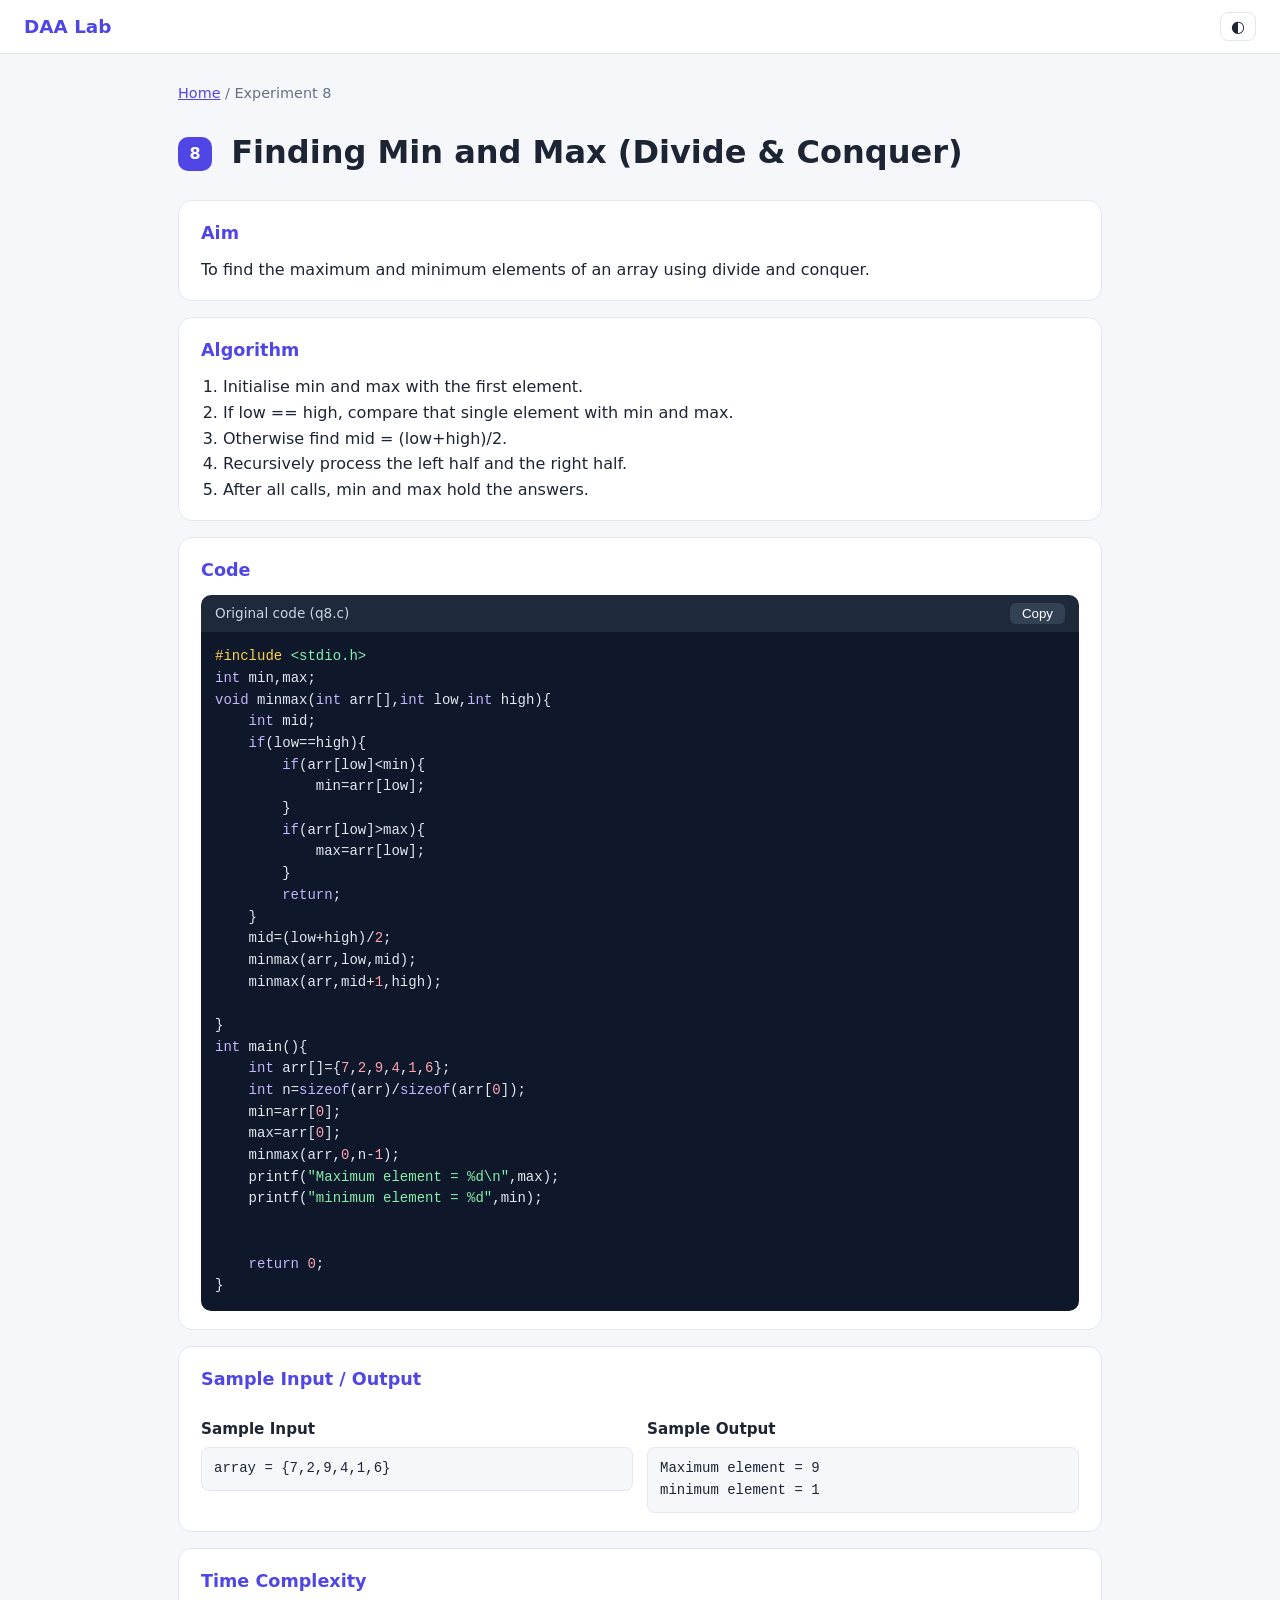
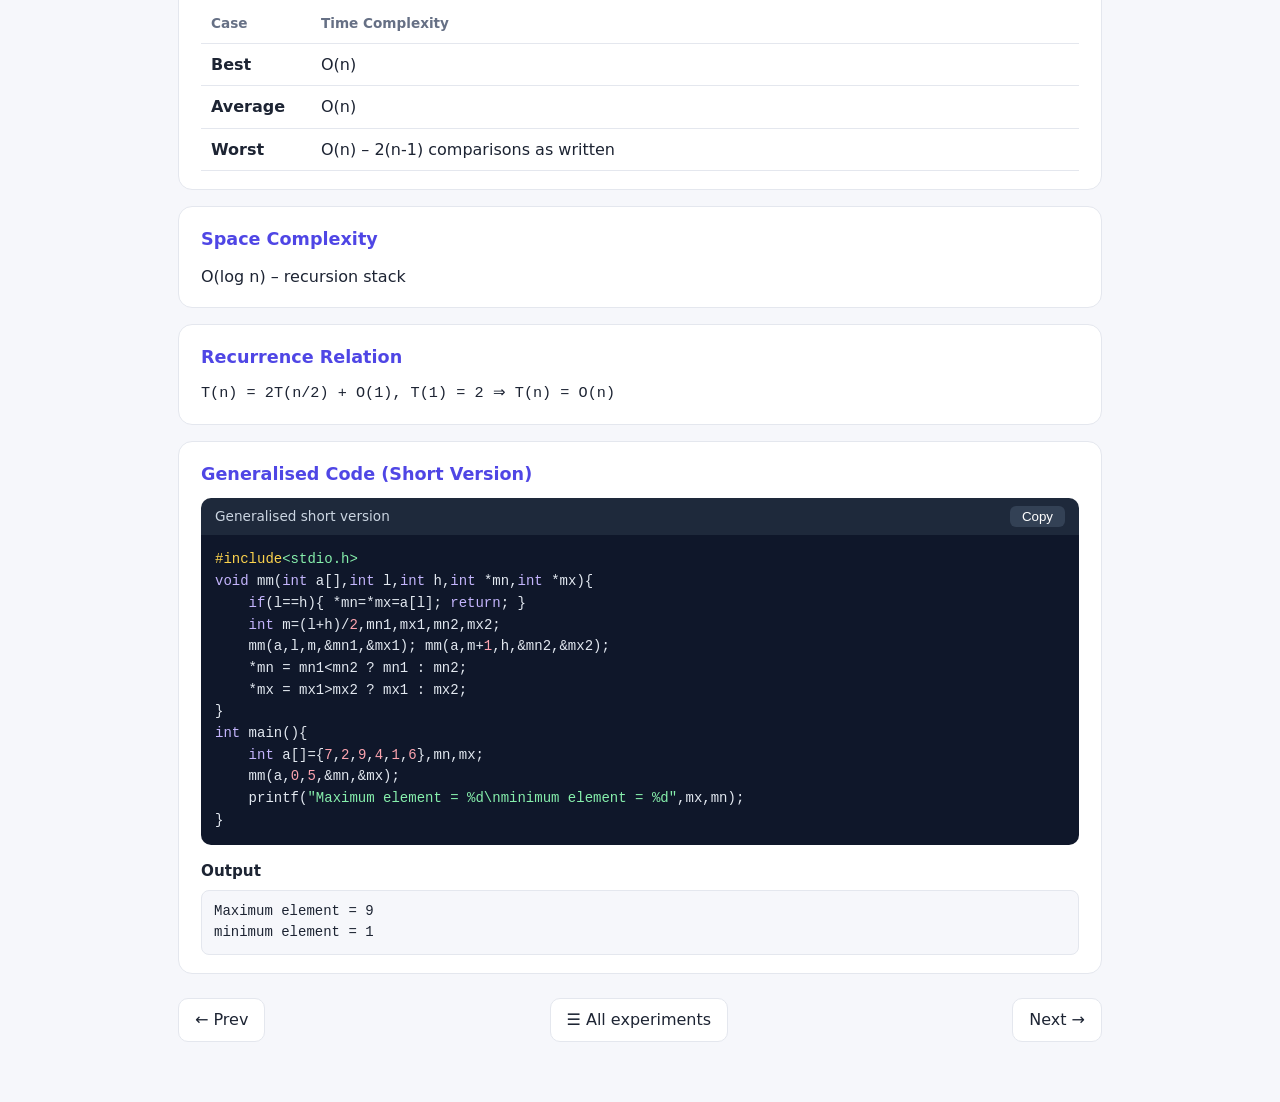
<file: experiments/min-max.html>
<!DOCTYPE html>
<html lang="en"><head><meta charset="utf-8"><meta name="viewport" content="width=device-width, initial-scale=1">
<title>Experiment 8: Finding Min and Max (Divide &amp; Conquer) | DAA Lab</title><link rel="stylesheet" href="../style.css"></head>
<body><header class="top"><a class="brand" href="../index.html">DAA Lab</a><button id="theme" aria-label="Toggle theme">◐</button></header>
<main class="wrap"><p class="crumb"><a href="../index.html">Home</a> / Experiment 8</p>
<h1><span class="num">8</span> Finding Min and Max (Divide &amp; Conquer)</h1>
<section class="card "><h2>Aim</h2><p>To find the maximum and minimum elements of an array using divide and conquer.</p></section>
<section class="card "><h2>Algorithm</h2><ol><li>Initialise min and max with the first element.</li><li>If low == high, compare that single element with min and max.</li><li>Otherwise find mid = (low+high)/2.</li><li>Recursively process the left half and the right half.</li><li>After all calls, min and max hold the answers.</li></ol></section>
<section class="card "><h2>Code</h2><div class="codehead"><span>Original code (q8.c)</span><button class="copy">Copy</button></div><pre><code class="lang-c">#include &lt;stdio.h&gt;
int min,max;
void minmax(int arr[],int low,int high){
    int mid;
    if(low==high){
        if(arr[low]&lt;min){
            min=arr[low];
        }
        if(arr[low]&gt;max){
            max=arr[low];
        }
        return;
    }
    mid=(low+high)/2;
    minmax(arr,low,mid);
    minmax(arr,mid+1,high);

}
int main(){
    int arr[]={7,2,9,4,1,6};
    int n=sizeof(arr)/sizeof(arr[0]);
    min=arr[0];
    max=arr[0];
    minmax(arr,0,n-1);
    printf(&quot;Maximum element = %d\n&quot;,max);
    printf(&quot;minimum element = %d&quot;,min);

    
    return 0;
}
</code></pre></section>
<section class="card "><h2>Sample Input / Output</h2><div class="io"><div><h3>Sample Input</h3><pre class="plain">array = {7,2,9,4,1,6}</pre></div><div><h3>Sample Output</h3><pre class="plain">Maximum element = 9
minimum element = 1</pre></div></div></section>
<section class="card "><h2>Time Complexity</h2><table><tr><th>Case</th><th>Time Complexity</th></tr><tr><td>Best</td><td>O(n)</td></tr><tr><td>Average</td><td>O(n)</td></tr><tr><td>Worst</td><td>O(n) – 2(n-1) comparisons as written</td></tr></table></section>
<section class="card "><h2>Space Complexity</h2><p>O(log n) – recursion stack</p></section>
<section class="card "><h2>Recurrence Relation</h2><p class='rec'>T(n) = 2T(n/2) + O(1), T(1) = 2  ⇒  T(n) = O(n)</p></section>
<section class="card "><h2>Generalised Code (Short Version)</h2><div class="codehead"><span>Generalised short version</span><button class="copy">Copy</button></div><pre><code class="lang-c">#include&lt;stdio.h&gt;
void mm(int a[],int l,int h,int *mn,int *mx){
    if(l==h){ *mn=*mx=a[l]; return; }
    int m=(l+h)/2,mn1,mx1,mn2,mx2;
    mm(a,l,m,&amp;mn1,&amp;mx1); mm(a,m+1,h,&amp;mn2,&amp;mx2);
    *mn = mn1&lt;mn2 ? mn1 : mn2;
    *mx = mx1&gt;mx2 ? mx1 : mx2;
}
int main(){
    int a[]={7,2,9,4,1,6},mn,mx;
    mm(a,0,5,&amp;mn,&amp;mx);
    printf(&quot;Maximum element = %d\nminimum element = %d&quot;,mx,mn);
}</code></pre><h3>Output</h3><pre class="plain">Maximum element = 9
minimum element = 1</pre></section>
<div class="pager"><a class="btn" href="merge-sort.html">← Prev</a><a class="btn" href="../index.html">☰ All experiments</a><a class="btn" href="quick-sort.html">Next →</a></div></main><script src="../script.js"></script></body></html>
</file>
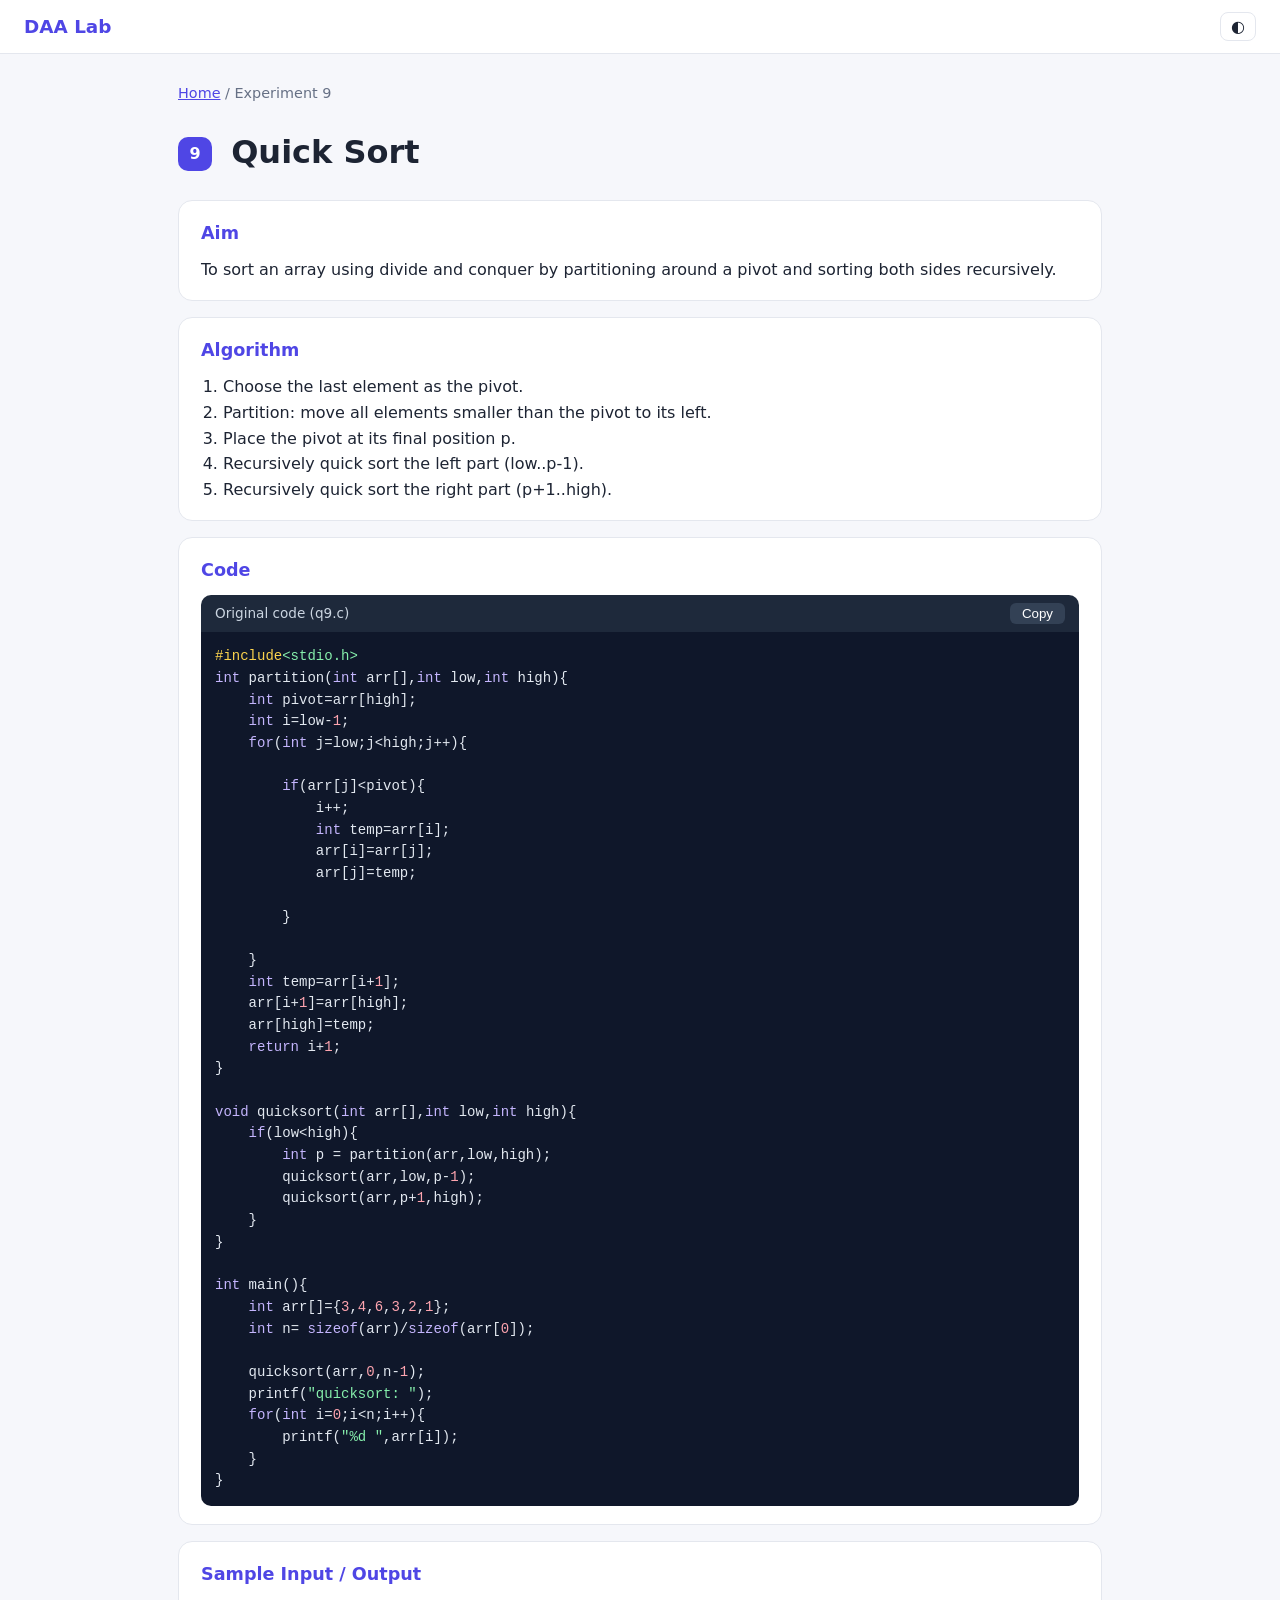
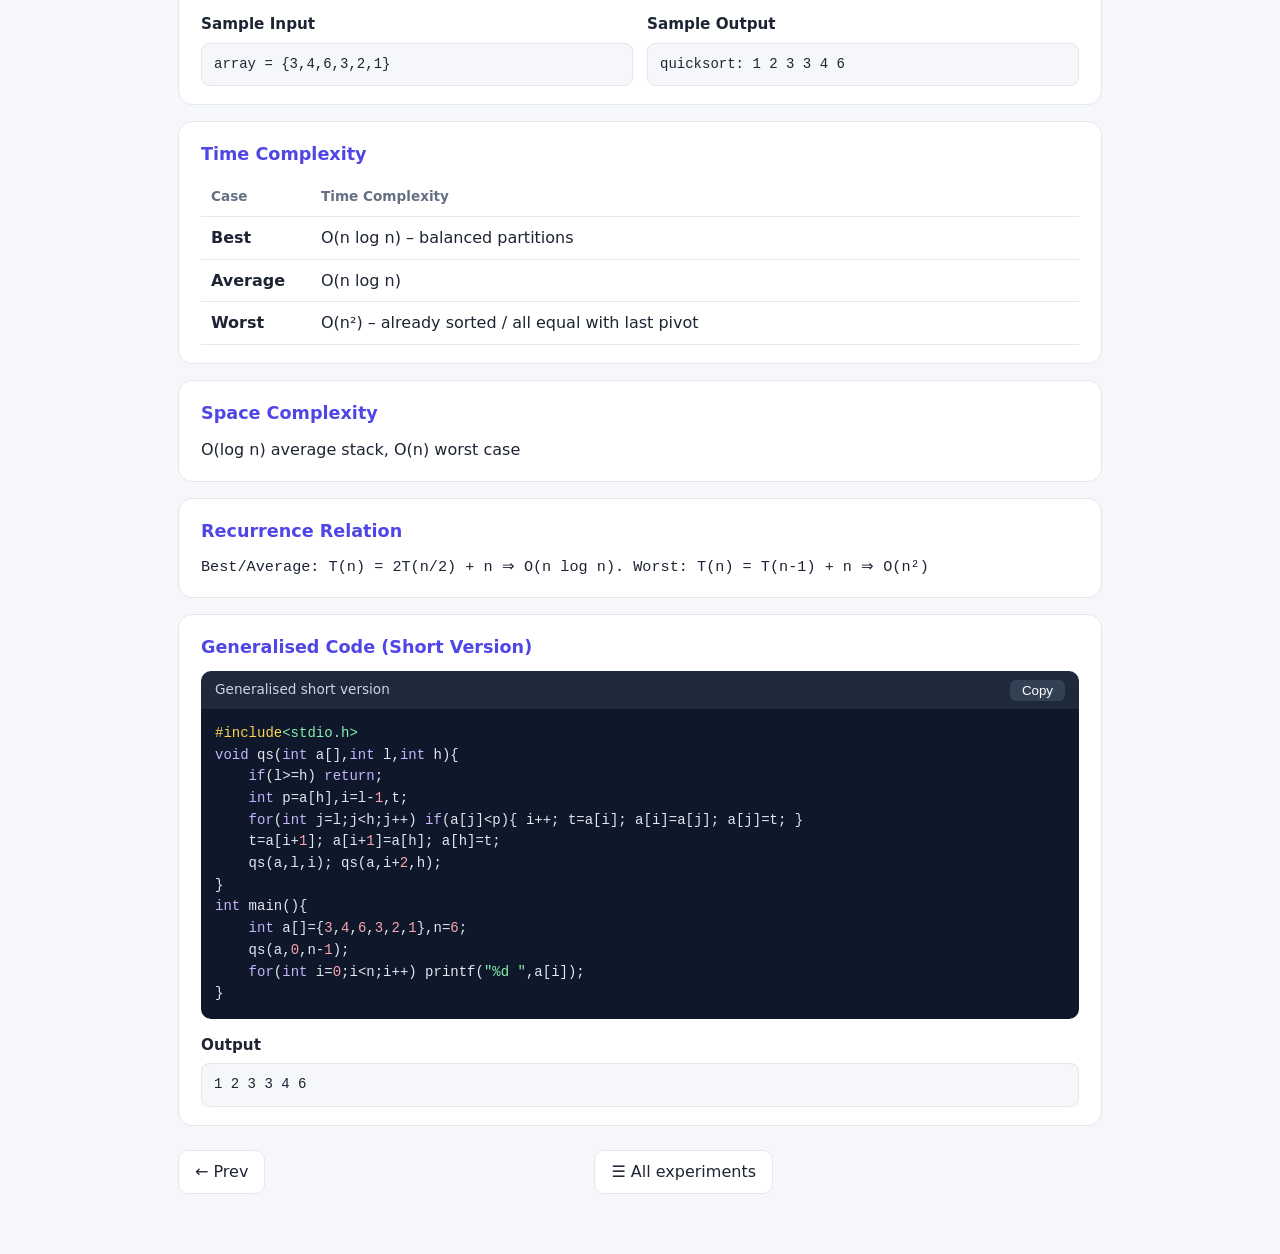
<file: experiments/quick-sort.html>
<!DOCTYPE html>
<html lang="en"><head><meta charset="utf-8"><meta name="viewport" content="width=device-width, initial-scale=1">
<title>Experiment 9: Quick Sort | DAA Lab</title><link rel="stylesheet" href="../style.css"></head>
<body><header class="top"><a class="brand" href="../index.html">DAA Lab</a><button id="theme" aria-label="Toggle theme">◐</button></header>
<main class="wrap"><p class="crumb"><a href="../index.html">Home</a> / Experiment 9</p>
<h1><span class="num">9</span> Quick Sort</h1>
<section class="card "><h2>Aim</h2><p>To sort an array using divide and conquer by partitioning around a pivot and sorting both sides recursively.</p></section>
<section class="card "><h2>Algorithm</h2><ol><li>Choose the last element as the pivot.</li><li>Partition: move all elements smaller than the pivot to its left.</li><li>Place the pivot at its final position p.</li><li>Recursively quick sort the left part (low..p-1).</li><li>Recursively quick sort the right part (p+1..high).</li></ol></section>
<section class="card "><h2>Code</h2><div class="codehead"><span>Original code (q9.c)</span><button class="copy">Copy</button></div><pre><code class="lang-c">#include&lt;stdio.h&gt;
int partition(int arr[],int low,int high){
    int pivot=arr[high];
    int i=low-1;
    for(int j=low;j&lt;high;j++){

        if(arr[j]&lt;pivot){
            i++;
            int temp=arr[i];
            arr[i]=arr[j];
            arr[j]=temp;

        }

    }
    int temp=arr[i+1];
    arr[i+1]=arr[high];
    arr[high]=temp;
    return i+1;
}

void quicksort(int arr[],int low,int high){
    if(low&lt;high){
        int p = partition(arr,low,high);
        quicksort(arr,low,p-1);
        quicksort(arr,p+1,high);
    }
}

int main(){
    int arr[]={3,4,6,3,2,1};
    int n= sizeof(arr)/sizeof(arr[0]);
    
    quicksort(arr,0,n-1);
    printf(&quot;quicksort: &quot;);
    for(int i=0;i&lt;n;i++){
        printf(&quot;%d &quot;,arr[i]);
    }
}
</code></pre></section>
<section class="card "><h2>Sample Input / Output</h2><div class="io"><div><h3>Sample Input</h3><pre class="plain">array = {3,4,6,3,2,1}</pre></div><div><h3>Sample Output</h3><pre class="plain">quicksort: 1 2 3 3 4 6 </pre></div></div></section>
<section class="card "><h2>Time Complexity</h2><table><tr><th>Case</th><th>Time Complexity</th></tr><tr><td>Best</td><td>O(n log n) – balanced partitions</td></tr><tr><td>Average</td><td>O(n log n)</td></tr><tr><td>Worst</td><td>O(n²) – already sorted / all equal with last pivot</td></tr></table></section>
<section class="card "><h2>Space Complexity</h2><p>O(log n) average stack, O(n) worst case</p></section>
<section class="card "><h2>Recurrence Relation</h2><p class='rec'>Best/Average: T(n) = 2T(n/2) + n ⇒ O(n log n).  Worst: T(n) = T(n-1) + n ⇒ O(n²)</p></section>
<section class="card "><h2>Generalised Code (Short Version)</h2><div class="codehead"><span>Generalised short version</span><button class="copy">Copy</button></div><pre><code class="lang-c">#include&lt;stdio.h&gt;
void qs(int a[],int l,int h){
    if(l&gt;=h) return;
    int p=a[h],i=l-1,t;
    for(int j=l;j&lt;h;j++) if(a[j]&lt;p){ i++; t=a[i]; a[i]=a[j]; a[j]=t; }
    t=a[i+1]; a[i+1]=a[h]; a[h]=t;
    qs(a,l,i); qs(a,i+2,h);
}
int main(){
    int a[]={3,4,6,3,2,1},n=6;
    qs(a,0,n-1);
    for(int i=0;i&lt;n;i++) printf(&quot;%d &quot;,a[i]);
}</code></pre><h3>Output</h3><pre class="plain">1 2 3 3 4 6 </pre></section>
<div class="pager"><a class="btn" href="min-max.html">← Prev</a><a class="btn" href="../index.html">☰ All experiments</a><span></span></div></main><script src="../script.js"></script></body></html>
</file>
<file: style.css>
:root{--bg:#f6f7fb;--card:#fff;--text:#1d2433;--muted:#667085;--accent:#4f46e5;--border:#e4e7ee;--code:#0f172a;--codetext:#e2e8f0}
:root[data-theme=dark]{--bg:#0d1117;--card:#161b22;--text:#e6edf3;--muted:#8b949e;--accent:#8b8bff;--border:#2a313c;--code:#0a0e14;--codetext:#e2e8f0}
@media(prefers-color-scheme:dark){:root:not([data-theme=light]){--bg:#0d1117;--card:#161b22;--text:#e6edf3;--muted:#8b949e;--accent:#8b8bff;--border:#2a313c;--code:#0a0e14}}
*{box-sizing:border-box}html{scroll-behavior:smooth}
body{margin:0;background:var(--bg);color:var(--text);font:16px/1.6 system-ui,-apple-system,Segoe UI,Roboto,sans-serif}
.top{position:sticky;top:0;z-index:5;display:flex;justify-content:space-between;align-items:center;padding:12px 24px;background:var(--card);border-bottom:1px solid var(--border)}
.brand{font-weight:700;color:var(--accent);text-decoration:none;font-size:1.15rem}
#theme{background:none;border:1px solid var(--border);color:var(--text);border-radius:8px;padding:4px 10px;cursor:pointer;font-size:1rem}
.wrap{max-width:960px;margin:0 auto;padding:28px 18px 60px}
.hero{text-align:center;padding:24px 0 28px}.hero h1{margin:0 0 8px;font-size:2rem}.hero p{color:var(--muted);margin:0 auto 18px;max-width:560px}
#q{width:100%;max-width:420px;padding:10px 14px;border-radius:10px;border:1px solid var(--border);background:var(--card);color:var(--text);font-size:1rem}
.grid{display:grid;grid-template-columns:repeat(auto-fill,minmax(270px,1fr));gap:16px}
.exp{display:block;background:var(--card);border:1px solid var(--border);border-radius:14px;padding:18px;text-decoration:none;color:inherit;transition:.15s}
.exp:hover{transform:translateY(-3px);border-color:var(--accent);box-shadow:0 8px 24px rgba(79,70,229,.15)}
.exp h3{margin:10px 0 6px;font-size:1.1rem}.exp p{margin:0 0 10px;color:var(--muted);font-size:.9rem}.exp small{color:var(--accent);font-weight:600}
.num{display:inline-flex;align-items:center;justify-content:center;width:34px;height:34px;border-radius:10px;background:var(--accent);color:#fff;font-weight:700;font-size:1rem}
h1 .num{margin-right:8px;vertical-align:middle}
.crumb{color:var(--muted);font-size:.9rem;margin:0}.crumb a{color:var(--accent)}
.card{background:var(--card);border:1px solid var(--border);border-radius:14px;padding:18px 22px;margin:16px 0}
.card h2{margin:0 0 10px;font-size:1.1rem;color:var(--accent)}.card h3{margin:14px 0 6px;font-size:.95rem}
.card ol{margin:0;padding-left:22px}.card p{margin:0}.rec{font-family:ui-monospace,Consolas,monospace;font-size:.95rem}
.codehead{display:flex;justify-content:space-between;align-items:center;background:#1e293b;color:#cbd5e1;padding:8px 14px;border-radius:10px 10px 0 0;font-size:.85rem}
.copy{background:#334155;color:#fff;border:0;border-radius:6px;padding:3px 12px;cursor:pointer}.copy:hover{background:var(--accent)}
pre{margin:0;overflow-x:auto;font:14px/1.55 ui-monospace,Consolas,monospace}
.codehead+pre{background:var(--code);color:#e2e8f0;padding:14px;border-radius:0 0 10px 10px}
pre.plain{background:var(--bg);border:1px solid var(--border);border-radius:8px;padding:10px 12px;white-space:pre-wrap}
.io{display:grid;grid-template-columns:1fr 1fr;gap:14px}@media(max-width:640px){.io{grid-template-columns:1fr}}
table{width:100%;border-collapse:collapse}th,td{text-align:left;padding:8px 10px;border-bottom:1px solid var(--border)}th{color:var(--muted);font-size:.85rem}td:first-child{font-weight:600;width:110px}
.pager{display:flex;justify-content:space-between;gap:10px;margin-top:24px;flex-wrap:wrap}
.btn{padding:8px 16px;border-radius:10px;border:1px solid var(--border);background:var(--card);color:var(--text);text-decoration:none}.btn:hover{border-color:var(--accent);color:var(--accent)}
.k{color:#c4b5fd}.t{color:#7dd3fc}.s{color:#86efac}.c{color:#64748b;font-style:italic}.n{color:#fda4af}.p{color:#fcd34d}
</file>
